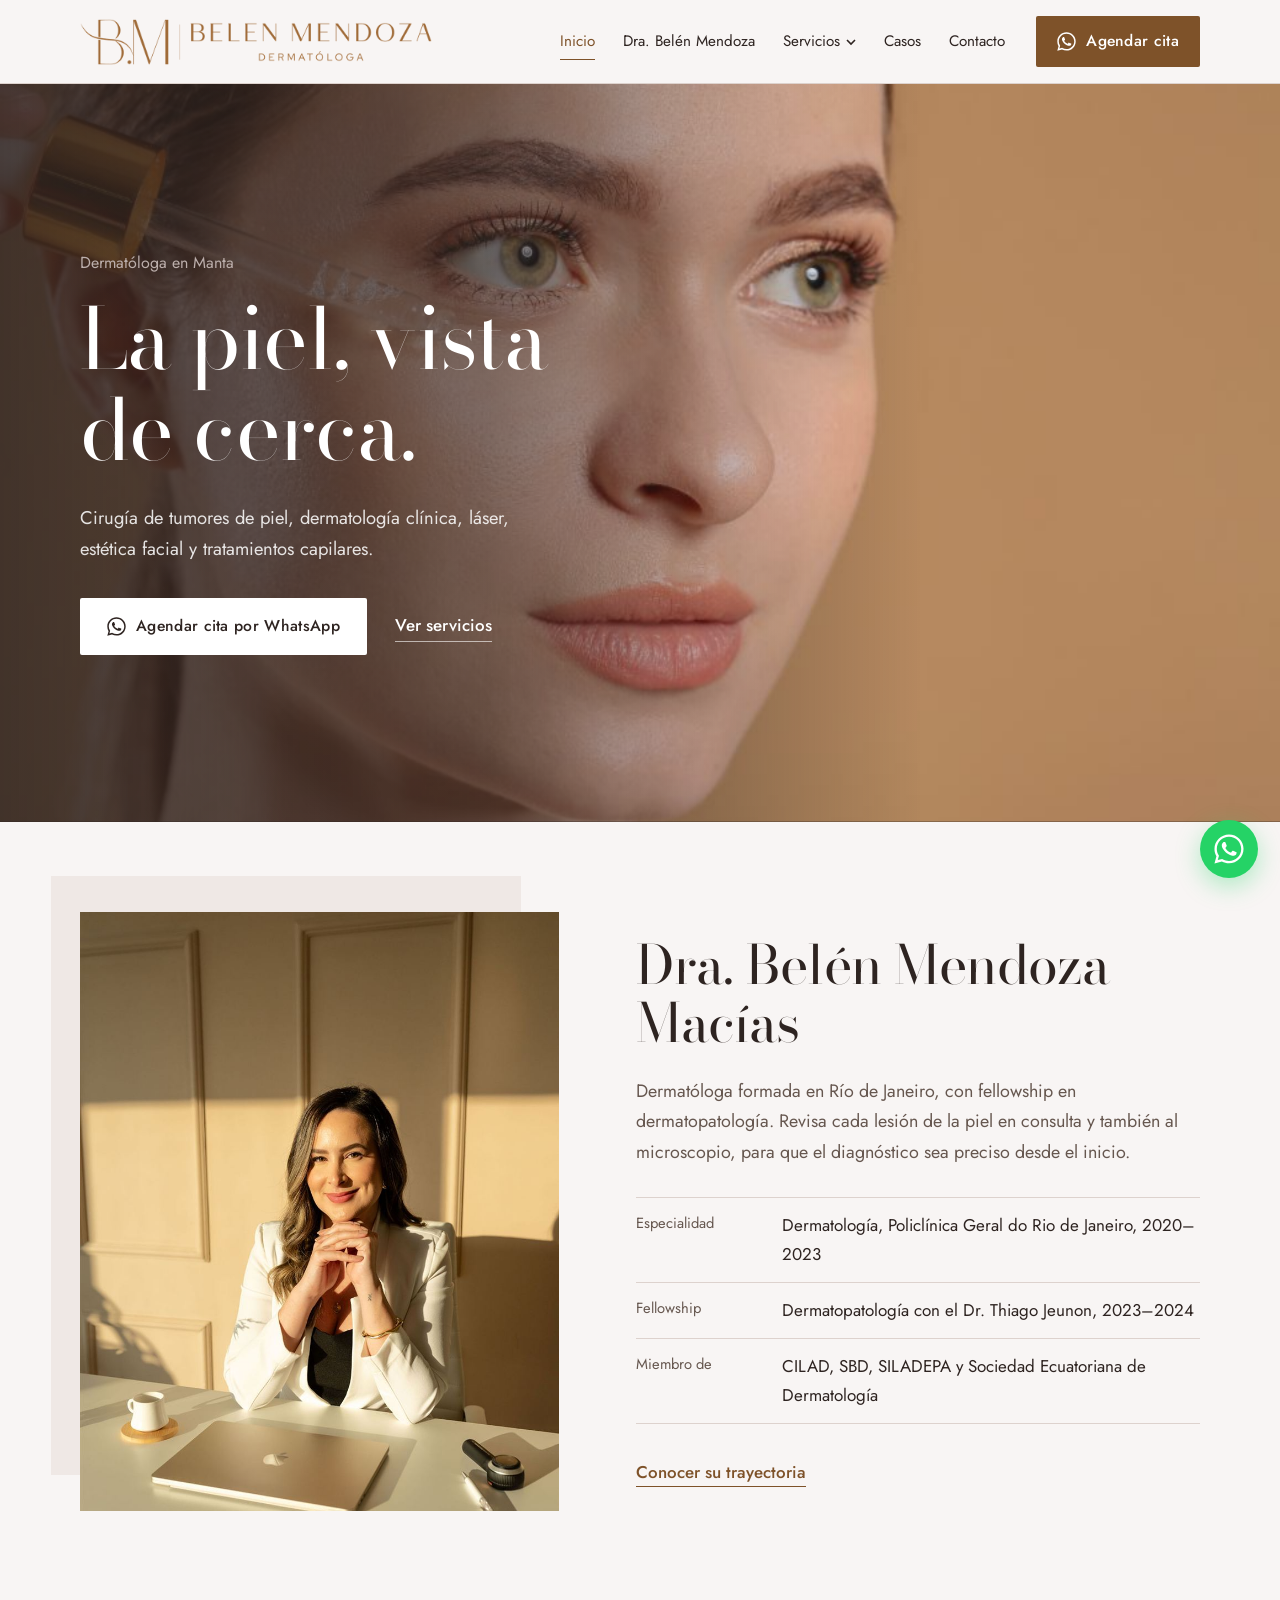
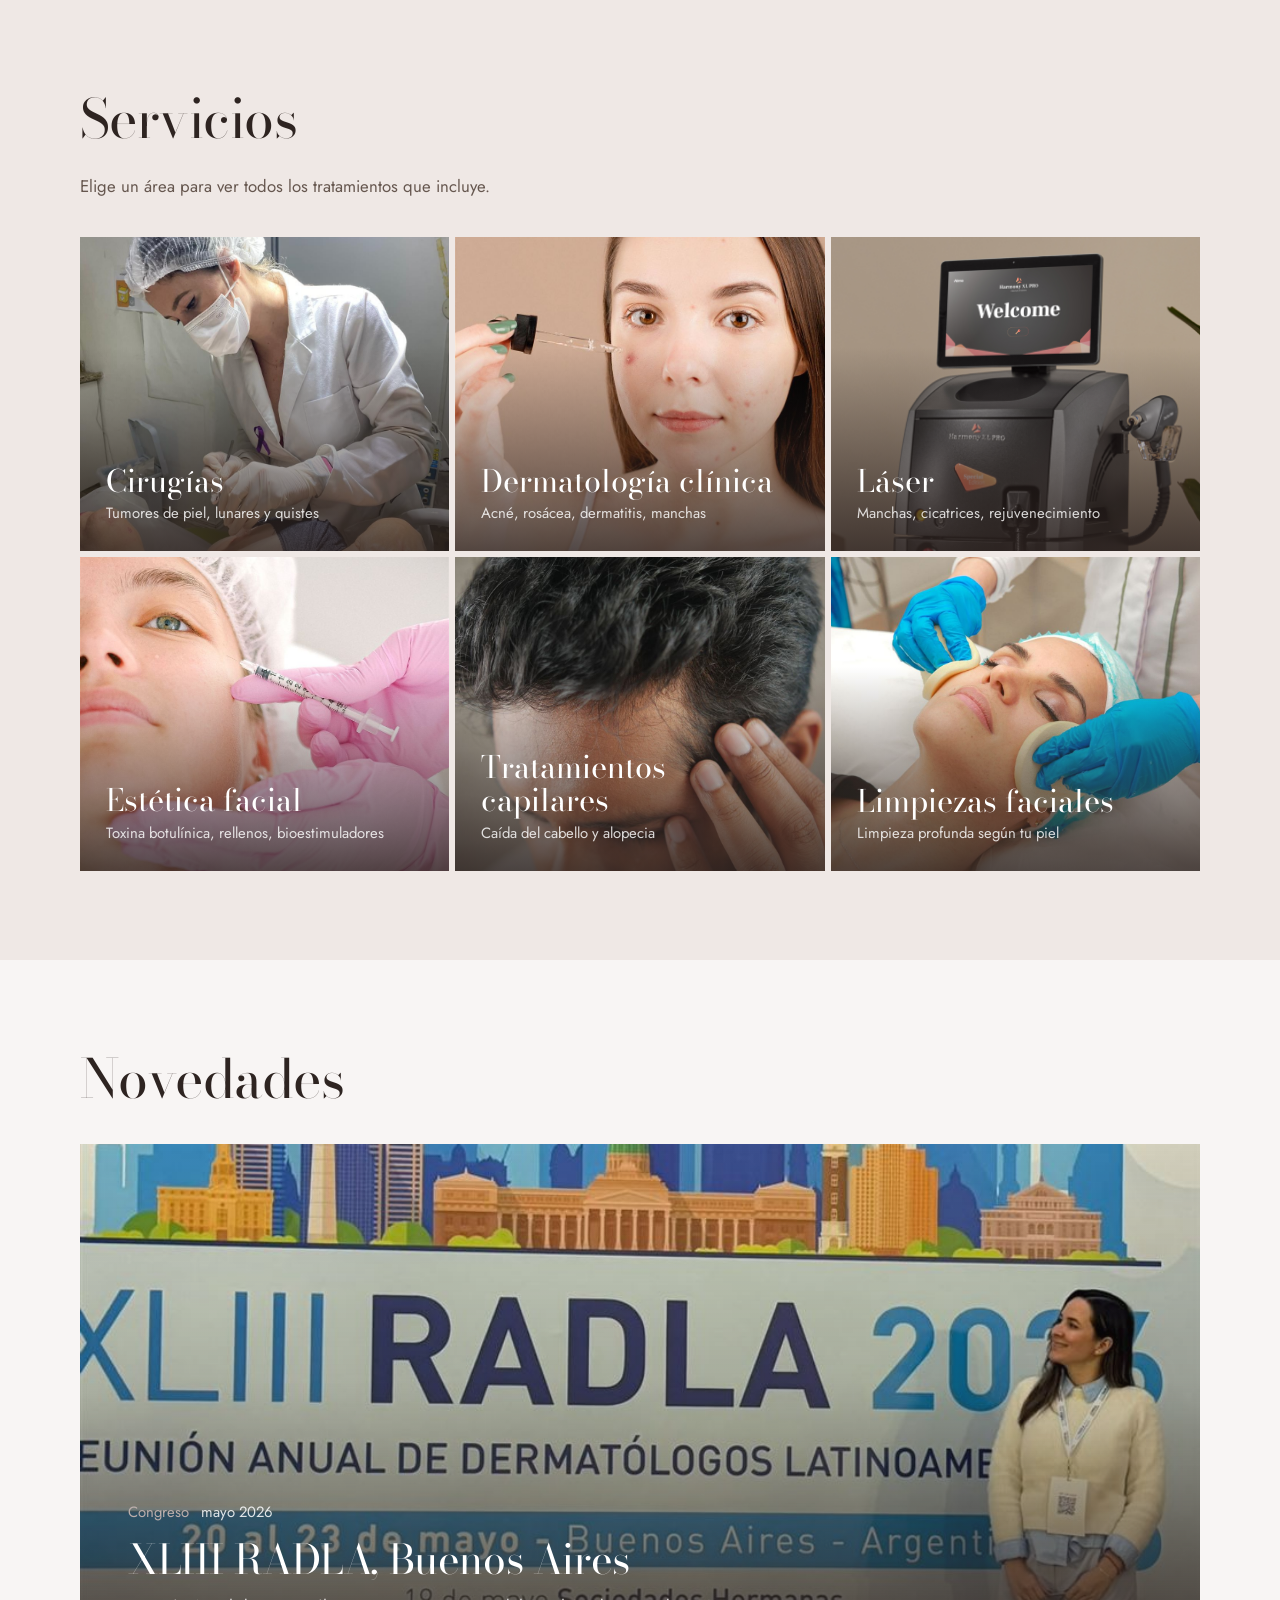
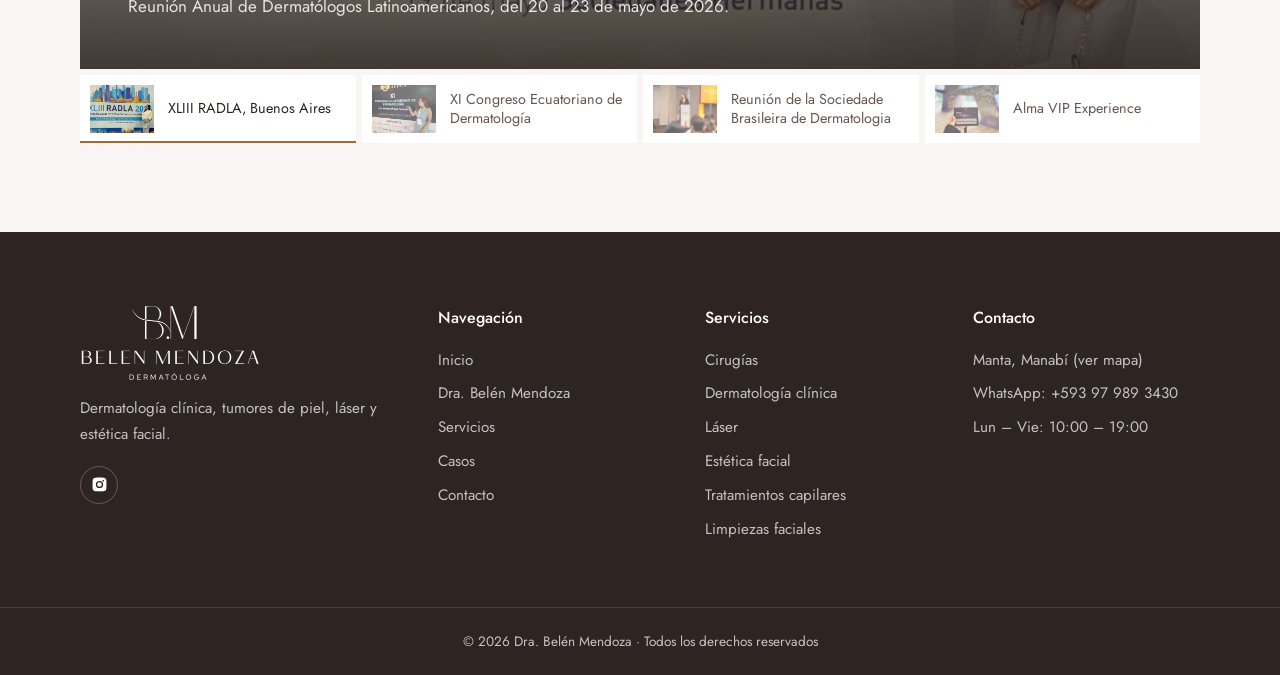
<file: index.html>
<!DOCTYPE html>
<html lang="es-EC">
<head>
  <meta charset="UTF-8">
  <meta name="viewport" content="width=device-width, initial-scale=1.0">
  <title>Dermatóloga en Manta | Dra. Belén Mendoza Macías</title>
  <meta name="description" content="Dermatóloga en Manta, Ecuador. Cirugía de tumores de piel, revisión de lunares, acné, manchas, láser, botox, tratamientos capilares y limpiezas faciales. Agenda por WhatsApp.">
  <link rel="canonical" href="https://drabelenmendozamacias.com/">
  <meta property="og:title" content="Dermatóloga en Manta | Dra. Belén Mendoza Macías">
  <meta property="og:description" content="Dermatóloga en Manta, Ecuador. Cirugía de tumores de piel, revisión de lunares, acné, manchas, láser, botox, tratamientos capilares y limpiezas faciales. Agenda por WhatsApp.">
  <meta property="og:type" content="website">
  <meta property="og:url" content="https://drabelenmendozamacias.com/">
  <meta property="og:locale" content="es_EC">
  <link rel="icon" type="image/png" sizes="32x32" href="assets/brand/favicon-32.png">
  <link rel="icon" type="image/png" sizes="192x192" href="assets/brand/icon-192.png">
  <link rel="apple-touch-icon" href="assets/brand/apple-touch-icon.png">
  <link rel="manifest" href="site.webmanifest">
  <meta name="theme-color" content="#9E6A38">
  <meta property="og:image" content="https://drabelenmendozamacias.com/assets/brand/og-image.png">
  <link rel="preconnect" href="https://fonts.googleapis.com">
  <link rel="preconnect" href="https://fonts.gstatic.com" crossorigin>
  <link href="https://fonts.googleapis.com/css2?family=Bodoni+Moda:ital,opsz,wght@0,6..96,400..600;1,6..96,400&family=Jost:wght@400;500&display=swap" rel="stylesheet">
  <link rel="stylesheet" href="styles.css">
  <!-- Datos estructurados: le dicen a Google qué es esta página, dónde está y cómo contactar -->
  <script type="application/ld+json">
  {
    "@context": "https://schema.org",
    "@graph": [
      {
        "@type": "Physician",
        "@id": "https://drabelenmendozamacias.com/#consultorio",
        "name": "Dra. Belén Mendoza Macías – Dermatóloga",
        "alternateName": "Dra. Belén Mendoza Dermatóloga",
        "description": "Dermatóloga en Manta, Ecuador. Cirugía de tumores de piel, dermatología clínica, láser, estética facial, tratamientos capilares y limpiezas faciales.",
        "url": "https://drabelenmendozamacias.com/",
        "image": "https://drabelenmendozamacias.com/assets/img/dra/perfil.jpg",
        "logo": "https://drabelenmendozamacias.com/assets/brand/icon-512.png",
        "telephone": "+593979893430",
        "medicalSpecialty": "Dermatologic",
        "isAcceptingNewPatients": true,
        "address": {
          "@type": "PostalAddress",
          "addressLocality": "Manta",
          "addressRegion": "Manabí",
          "addressCountry": "EC"
        },
        "geo": { "@type": "GeoCoordinates", "latitude": -0.9465564, "longitude": -80.7527301 },
        "hasMap": "https://maps.app.goo.gl/tLq8sHxndpyEuzyE6",
        "areaServed": [
          { "@type": "City", "name": "Manta" },
          { "@type": "AdministrativeArea", "name": "Manabí" }
        ],
        "openingHoursSpecification": [
          { "@type": "OpeningHoursSpecification", "dayOfWeek": ["Monday", "Tuesday", "Wednesday", "Thursday", "Friday"], "opens": "10:00", "closes": "19:00" }
        ],
        "availableService": [
          { "@type": "MedicalProcedure", "name": "Cirugía de tumores de piel" },
          { "@type": "MedicalProcedure", "name": "Extirpación de lunares" },
          { "@type": "MedicalProcedure", "name": "Biopsia de piel y estudio dermatopatológico" },
          { "@type": "MedicalProcedure", "name": "Revisión de lunares con dermatoscopia" },
          { "@type": "MedicalProcedure", "name": "Tratamiento del acné" },
          { "@type": "MedicalProcedure", "name": "Tratamiento de manchas y melasma" },
          { "@type": "MedicalProcedure", "name": "Tratamientos con láser" },
          { "@type": "MedicalProcedure", "name": "Toxina botulínica" },
          { "@type": "MedicalProcedure", "name": "Ácido hialurónico" },
          { "@type": "MedicalProcedure", "name": "Tratamientos capilares y alopecia" },
          { "@type": "MedicalProcedure", "name": "Limpieza facial" }
        ],
        "sameAs": ["https://www.instagram.com/dra.belen.dermatologa/"],
        "employee": { "@id": "https://drabelenmendozamacias.com/#dra" }
      },
      {
        "@type": "Person",
        "@id": "https://drabelenmendozamacias.com/#dra",
        "name": "María Belén Mendoza Macías",
        "honorificPrefix": "Dra.",
        "jobTitle": "Dermatóloga",
        "url": "https://drabelenmendozamacias.com/dra-belen-mendoza",
        "image": "https://drabelenmendozamacias.com/assets/img/dra/perfil.jpg",
        "alumniOf": [
          { "@type": "CollegeOrUniversity", "name": "Universidad de Guayaquil" },
          { "@type": "MedicalOrganization", "name": "Policlínica Geral do Rio de Janeiro" }
        ],
        "memberOf": [
          { "@type": "Organization", "name": "Colegio Ibero-Latinoamericano de Dermatología (CILAD)" },
          { "@type": "Organization", "name": "Sociedade Brasileira de Dermatologia (SBD)" },
          { "@type": "Organization", "name": "Sociedad Ibero-Latinoamericana de Dermatopatología (SILADEPA)" },
          { "@type": "Organization", "name": "Sociedad Ecuatoriana de Dermatología" }
        ],
        "sameAs": ["https://www.instagram.com/dra.belen.dermatologa/"]
      }
    ]
  }
  </script>
</head>
<body data-page="inicio">
  <svg width="0" height="0" style="position:absolute" aria-hidden="true"><symbol id="i-wa" viewBox="0 0 32 32"><path d="M16 .5C7.4.5.5 7.4.5 16c0 2.7.7 5.4 2.1 7.8L.5 31.5l7.9-2.1c2.3 1.3 4.9 1.9 7.6 1.9 8.6 0 15.5-6.9 15.5-15.5S24.6.5 16 .5zm0 28.2c-2.4 0-4.7-.6-6.8-1.8l-.5-.3-4.7 1.2 1.3-4.6-.3-.5C3.7 20.6 3 18.3 3 16 3 8.8 8.8 3 16 3s13 5.8 13 13-5.8 12.7-13 12.7zm7.1-9.5c-.4-.2-2.3-1.1-2.7-1.3-.4-.1-.6-.2-.9.2-.3.4-1 1.3-1.2 1.5-.2.3-.4.3-.8.1-.4-.2-1.6-.6-3.1-1.9-1.1-1-1.9-2.3-2.1-2.7-.2-.4 0-.6.2-.8l.6-.7c.2-.2.3-.4.4-.7.1-.3 0-.5 0-.7-.1-.2-.9-2.1-1.2-2.9-.3-.8-.6-.7-.9-.7h-.7c-.3 0-.7.1-1 .5-.4.4-1.4 1.3-1.4 3.2s1.4 3.7 1.6 4c.2.3 2.7 4.2 6.6 5.9.9.4 1.7.6 2.2.8.9.3 1.8.3 2.5.2.8-.1 2.3-.9 2.6-1.9.3-.9.3-1.7.2-1.9-.1-.1-.4-.2-.8-.4z"/></symbol></svg>

  <!-- ================= HEADER ================= -->
  <header class="site-header">
    <div class="container">
      <a href="./" class="logo" aria-label="Dra. Belén Mendoza – Inicio">
        <img src="assets/brand/logo-horizontal-caramelo.png" alt="Belen Mendoza Dermatóloga" width="459" height="60">
      </a>

      <button class="nav-toggle" aria-label="Abrir menú" aria-expanded="false"><span></span><span></span><span></span></button>

      <nav class="nav" aria-label="Principal">
        <ul class="nav__list">
          <li><a href="./" class="nav__link" data-page="inicio">Inicio</a></li>
          <li><a href="dra-belen-mendoza" class="nav__link" data-page="doctora">Dra. Belén Mendoza</a></li>
          <li class="has-submenu">
            <a href="servicios" class="nav__link" data-page="servicios" aria-haspopup="true" aria-expanded="false">
              Servicios
              <svg class="nav__caret" viewBox="0 0 10 6" aria-hidden="true"><path d="M1 1l4 4 4-4" stroke="currentColor" stroke-width="1.6" fill="none"/></svg>
            </a>
            <ul class="submenu">
              <li><a href="servicios#cirugias">Cirugías</a></li>
              <li><a href="servicios#clinica">Dermatología clínica</a></li>
              <li><a href="servicios#laser">Láser</a></li>
              <li><a href="servicios#estetica">Estética facial</a></li>
              <li><a href="servicios#capilares">Tratamientos capilares</a></li>
              <li><a href="servicios#limpiezas">Limpiezas faciales</a></li>
            </ul>
          </li>
          <li><a href="casos" class="nav__link" data-page="casos">Casos</a></li>
          <li><a href="contacto" class="nav__link" data-page="contacto">Contacto</a></li>
        </ul>
        <a class="btn btn--primary header-cta" href="contacto" data-wa>
          <svg viewBox="0 0 32 32" aria-hidden="true"><path d="M16 .5C7.4.5.5 7.4.5 16c0 2.7.7 5.4 2.1 7.8L.5 31.5l7.9-2.1c2.3 1.3 4.9 1.9 7.6 1.9 8.6 0 15.5-6.9 15.5-15.5S24.6.5 16 .5zm0 28.2c-2.4 0-4.7-.6-6.8-1.8l-.5-.3-4.7 1.2 1.3-4.6-.3-.5C3.7 20.6 3 18.3 3 16 3 8.8 8.8 3 16 3s13 5.8 13 13-5.8 12.7-13 12.7zm7.1-9.5c-.4-.2-2.3-1.1-2.7-1.3-.4-.1-.6-.2-.9.2-.3.4-1 1.3-1.2 1.5-.2.3-.4.3-.8.1-.4-.2-1.6-.6-3.1-1.9-1.1-1-1.9-2.3-2.1-2.7-.2-.4 0-.6.2-.8l.6-.7c.2-.2.3-.4.4-.7.1-.3 0-.5 0-.7-.1-.2-.9-2.1-1.2-2.9-.3-.8-.6-.7-.9-.7h-.7c-.3 0-.7.1-1 .5-.4.4-1.4 1.3-1.4 3.2s1.4 3.7 1.6 4c.2.3 2.7 4.2 6.6 5.9.9.4 1.7.6 2.2.8.9.3 1.8.3 2.5.2.8-.1 2.3-.9 2.6-1.9.3-.9.3-1.7.2-1.9-.1-.1-.4-.2-.8-.4z"/></svg>
          Agendar cita
        </a>
      </nav>
    </div>
  </header>

  <main>

    <!-- ================= HERO: imagen a todo el ancho ================= -->
    <section class="cover">
      <div class="cover__media">
        <img src="assets/img/portada.jpg" alt="" width="1400" height="933"><!-- ⚠️ reemplazar por foto o video de la Dra. en consultorio -->
      </div>
      <div class="container cover__content">
        <h1 class="cover__kicker">Dermatóloga en Manta</h1>
        <p class="cover__title">La piel, vista de cerca.</p>
        <p class="cover__lead">Cirugía de tumores de piel, dermatología clínica, láser, estética facial y tratamientos capilares.</p>
        <div class="cover__actions">
          <a class="btn btn--light" href="contacto" data-wa>
            <svg viewBox="0 0 32 32" aria-hidden="true"><use href="#i-wa"/></svg>
            Agendar cita por WhatsApp
          </a>
          <a class="link-light" href="servicios">Ver servicios</a>
        </div>
      </div>
    </section>

    <!-- ================= LA DOCTORA ================= -->
    <section class="intro-dra">
      <div class="container intro-dra__grid">
        <figure class="intro-dra__photo">
          <img src="assets/img/dra/inicio.jpg" alt="Dra. Belén Mendoza Macías en su consultorio" loading="lazy">
        </figure>
        <div class="intro-dra__text">
          <h2>Dra. Belén Mendoza Macías</h2>
          <p class="intro-dra__lead">Dermatóloga formada en Río de Janeiro, con fellowship en dermatopatología. Revisa cada lesión de la piel en consulta y también al microscopio, para que el diagnóstico sea preciso desde el inicio.</p>
          <dl class="facts">
            <div><dt>Especialidad</dt><dd>Dermatología, Policlínica Geral do Rio de Janeiro, 2020–2023</dd></div>
            <div><dt>Fellowship</dt><dd>Dermatopatología con el Dr. Thiago Jeunon, 2023–2024</dd></div>
            <div><dt>Miembro de</dt><dd>CILAD, SBD, SILADEPA y Sociedad Ecuatoriana de Dermatología</dd></div>
          </dl>
          <a class="link-quiet" href="dra-belen-mendoza">Conocer su trayectoria</a>
        </div>
      </div>
    </section>

    <!-- ================= SERVICIOS (cuadros) ================= -->
    <section class="section section--tint" id="servicios">
      <div class="container">
        <div class="section-intro">
          <h2>Servicios</h2>
          <p>Elige un área para ver todos los tratamientos que incluye.</p>
        </div>

        <div class="tiles">
          <a class="tile" href="servicios#cirugias">
            <img src="assets/img/cirugias.jpg" alt="" loading="lazy">
            <span class="tile__body"><span class="tile__name">Cirugías</span><span class="tile__desc">Tumores de piel, lunares y quistes</span></span>
          </a>
          <a class="tile" href="servicios#clinica">
            <img src="assets/img/clinica.jpg" alt="" loading="lazy">
            <span class="tile__body"><span class="tile__name">Dermatología clínica</span><span class="tile__desc">Acné, rosácea, dermatitis, manchas</span></span>
          </a>
          <a class="tile" href="servicios#laser">
            <img src="assets/img/laser.png" alt="" loading="lazy">
            <span class="tile__body"><span class="tile__name">Láser</span><span class="tile__desc">Manchas, cicatrices, rejuvenecimiento</span></span>
          </a>
          <a class="tile" href="servicios#estetica">
            <img src="assets/img/estetica.jpg" alt="" loading="lazy">
            <span class="tile__body"><span class="tile__name">Estética facial</span><span class="tile__desc">Toxina botulínica, rellenos, bioestimuladores</span></span>
          </a>
          <a class="tile" href="servicios#capilares">
            <img src="assets/img/capilares.jpg" alt="" loading="lazy">
            <span class="tile__body"><span class="tile__name">Tratamientos capilares</span><span class="tile__desc">Caída del cabello y alopecia</span></span>
          </a>
          <a class="tile" href="servicios#limpiezas">
            <img src="assets/img/limpiezas.jpg" alt="" loading="lazy">
            <span class="tile__body"><span class="tile__name">Limpiezas faciales</span><span class="tile__desc">Limpieza profunda según tu piel</span></span>
          </a>
        </div>
      </div>
    </section>

    <!-- ================= NOVEDADES (carrete) ================= -->
    <section class="section news" id="noticias">
      <div class="container">
        <div class="section-intro">
          <h2>Novedades</h2>
        </div>

        <div class="reel" data-interval="6000">
          <!-- Para agregar una noticia: copia un <article class="reel__item"> completo.
               La primera de la lista es la que se muestra al cargar. -->
          <div class="reel__stage">
            <article class="reel__item is-active">
              <img src="assets/img/novedades/radla-2026.jpg" alt="La Dra. Belén Mendoza en la XLIII RADLA 2026, Buenos Aires" style="object-position: center 55%" loading="lazy">
              <div class="reel__caption">
                <p class="reel__meta"><span>Congreso</span>mayo 2026</p>
                <h3>XLIII RADLA, Buenos Aires</h3>
                <p>Reunión Anual de Dermatólogos Latinoamericanos, del 20 al 23 de mayo de 2026.</p>
              </div>
            </article>
            <article class="reel__item">
              <img src="assets/img/novedades/congreso-ecuatoriano.jpg" alt="La Dra. Belén Mendoza en el XI Congreso Ecuatoriano de Dermatología" style="object-position: center 40%" loading="lazy">
              <div class="reel__caption">
                <p class="reel__meta"><span>Congreso</span>Octubre 2026</p>
                <h3>XI Congreso Ecuatoriano de Dermatología</h3>
                <p>Congreso “Dr. Enrique Úraga Pazmiño”: conectando ciencia, unión y futuro.</p>
              </div>
            </article>
            <article class="reel__item">
              <img src="assets/img/novedades/ponencia.jpg" alt="La Dra. Belén Mendoza dando una ponencia" style="object-position: center 35%" loading="lazy">
              <div class="reel__caption">
                <p class="reel__meta"><span>Ponencia</span>2022</p>
                <h3>Reunión de la Sociedade Brasileira de Dermatologia</h3>
                <p>Presentación de casos clínicos en Río de Janeiro.</p>
              </div>
            </article>
            <article class="reel__item">
              <img src="assets/img/novedades/alma.jpg" alt="Credencial de la Dra. Belén Mendoza en Alma VIP Experience" style="object-position: center 55%" loading="lazy">
              <div class="reel__caption">
                <p class="reel__meta"><span>Láser</span>febrero 2026</p>
                <h3>Alma VIP Experience</h3>
                <p>Capacitación en tecnologías láser de Alma, del 28 de febrero al 1 de marzo de 2026.</p>
              </div>
            </article>
          </div>
          <!-- Miniaturas: se generan solas a partir de las noticias -->
          <div class="reel__thumbs" role="tablist" aria-label="Elegir noticia"></div>
        </div>
      </div>
    </section>

  </main>

  <!-- ================= FOOTER ================= -->
  <footer class="site-footer">
    <div class="container footer-grid">
      <div>
        <img class="footer-logo" src="assets/brand/logo-blanco.png" alt="Belen Mendoza Dermatóloga" width="200" height="86" loading="lazy">
        <p style="margin-top:14px">Dermatología clínica, tumores de piel, láser y estética facial.</p>
        <div class="social">
          <a href="https://www.instagram.com/dra.belen.dermatologa/" target="_blank" rel="noopener" aria-label="Instagram"><svg viewBox="0 0 24 24"><path d="M12 2.2c3.2 0 3.6 0 4.8.1 1.2.1 1.8.2 2.2.4.6.2 1 .5 1.4.9.4.4.7.8.9 1.4.2.4.4 1 .4 2.2.1 1.3.1 1.6.1 4.8s0 3.6-.1 4.8c-.1 1.2-.2 1.8-.4 2.2-.2.6-.5 1-.9 1.4-.4.4-.8.7-1.4.9-.4.2-1 .4-2.2.4-1.3.1-1.6.1-4.8.1s-3.6 0-4.8-.1c-1.2-.1-1.8-.2-2.2-.4-.6-.2-1-.5-1.4-.9-.4-.4-.7-.8-.9-1.4-.2-.4-.4-1-.4-2.2C2.2 15.6 2.2 15.2 2.2 12s0-3.6.1-4.8c.1-1.2.2-1.8.4-2.2.2-.6.5-1 .9-1.4.4-.4.8-.7 1.4-.9.4-.2 1-.4 2.2-.4C8.4 2.2 8.8 2.2 12 2.2zm0 4.7a5.1 5.1 0 100 10.2 5.1 5.1 0 000-10.2zm0 8.4a3.3 3.3 0 110-6.6 3.3 3.3 0 010 6.6zm5.3-9.8a1.2 1.2 0 100 2.4 1.2 1.2 0 000-2.4z"/></svg></a>
        </div>
      </div>
      <div>
        <h4>Navegación</h4>
        <ul>
          <li><a href="./">Inicio</a></li>
          <li><a href="dra-belen-mendoza">Dra. Belén Mendoza</a></li>
          <li><a href="servicios">Servicios</a></li>
          <li><a href="casos">Casos</a></li>
          <li><a href="contacto">Contacto</a></li>
        </ul>
      </div>
      <div>
        <h4>Servicios</h4>
        <ul>
          <li><a href="servicios#cirugias">Cirugías</a></li>
          <li><a href="servicios#clinica">Dermatología clínica</a></li>
          <li><a href="servicios#laser">Láser</a></li>
          <li><a href="servicios#estetica">Estética facial</a></li>
          <li><a href="servicios#capilares">Tratamientos capilares</a></li>
          <li><a href="servicios#limpiezas">Limpiezas faciales</a></li>
        </ul>
      </div>
      <div>
        <h4>Contacto</h4>
        <ul>
          <li><a href="https://maps.app.goo.gl/tLq8sHxndpyEuzyE6" target="_blank" rel="noopener">Manta, Manabí (ver mapa)</a></li>
          <li><a href="contacto" data-wa>WhatsApp: +593 97 989 3430</a></li>
          <li>Lun – Vie: 10:00 – 19:00</li>
        </ul>
      </div>
    </div>
    <div class="footer-bottom">© <span data-year>2026</span> Dra. Belén Mendoza · Todos los derechos reservados</div>
  </footer>

  <!-- Botón flotante WhatsApp -->
  <a class="wa-float" href="contacto" data-wa aria-label="Escribir por WhatsApp">
    <svg viewBox="0 0 32 32" aria-hidden="true"><path d="M16 .5C7.4.5.5 7.4.5 16c0 2.7.7 5.4 2.1 7.8L.5 31.5l7.9-2.1c2.3 1.3 4.9 1.9 7.6 1.9 8.6 0 15.5-6.9 15.5-15.5S24.6.5 16 .5zm0 28.2c-2.4 0-4.7-.6-6.8-1.8l-.5-.3-4.7 1.2 1.3-4.6-.3-.5C3.7 20.6 3 18.3 3 16 3 8.8 8.8 3 16 3s13 5.8 13 13-5.8 12.7-13 12.7zm7.1-9.5c-.4-.2-2.3-1.1-2.7-1.3-.4-.1-.6-.2-.9.2-.3.4-1 1.3-1.2 1.5-.2.3-.4.3-.8.1-.4-.2-1.6-.6-3.1-1.9-1.1-1-1.9-2.3-2.1-2.7-.2-.4 0-.6.2-.8l.6-.7c.2-.2.3-.4.4-.7.1-.3 0-.5 0-.7-.1-.2-.9-2.1-1.2-2.9-.3-.8-.6-.7-.9-.7h-.7c-.3 0-.7.1-1 .5-.4.4-1.4 1.3-1.4 3.2s1.4 3.7 1.6 4c.2.3 2.7 4.2 6.6 5.9.9.4 1.7.6 2.2.8.9.3 1.8.3 2.5.2.8-.1 2.3-.9 2.6-1.9.3-.9.3-1.7.2-1.9-.1-.1-.4-.2-.8-.4z"/></svg>
  </a>

  <script src="script.js"></script>
</body>
</html>
</file>
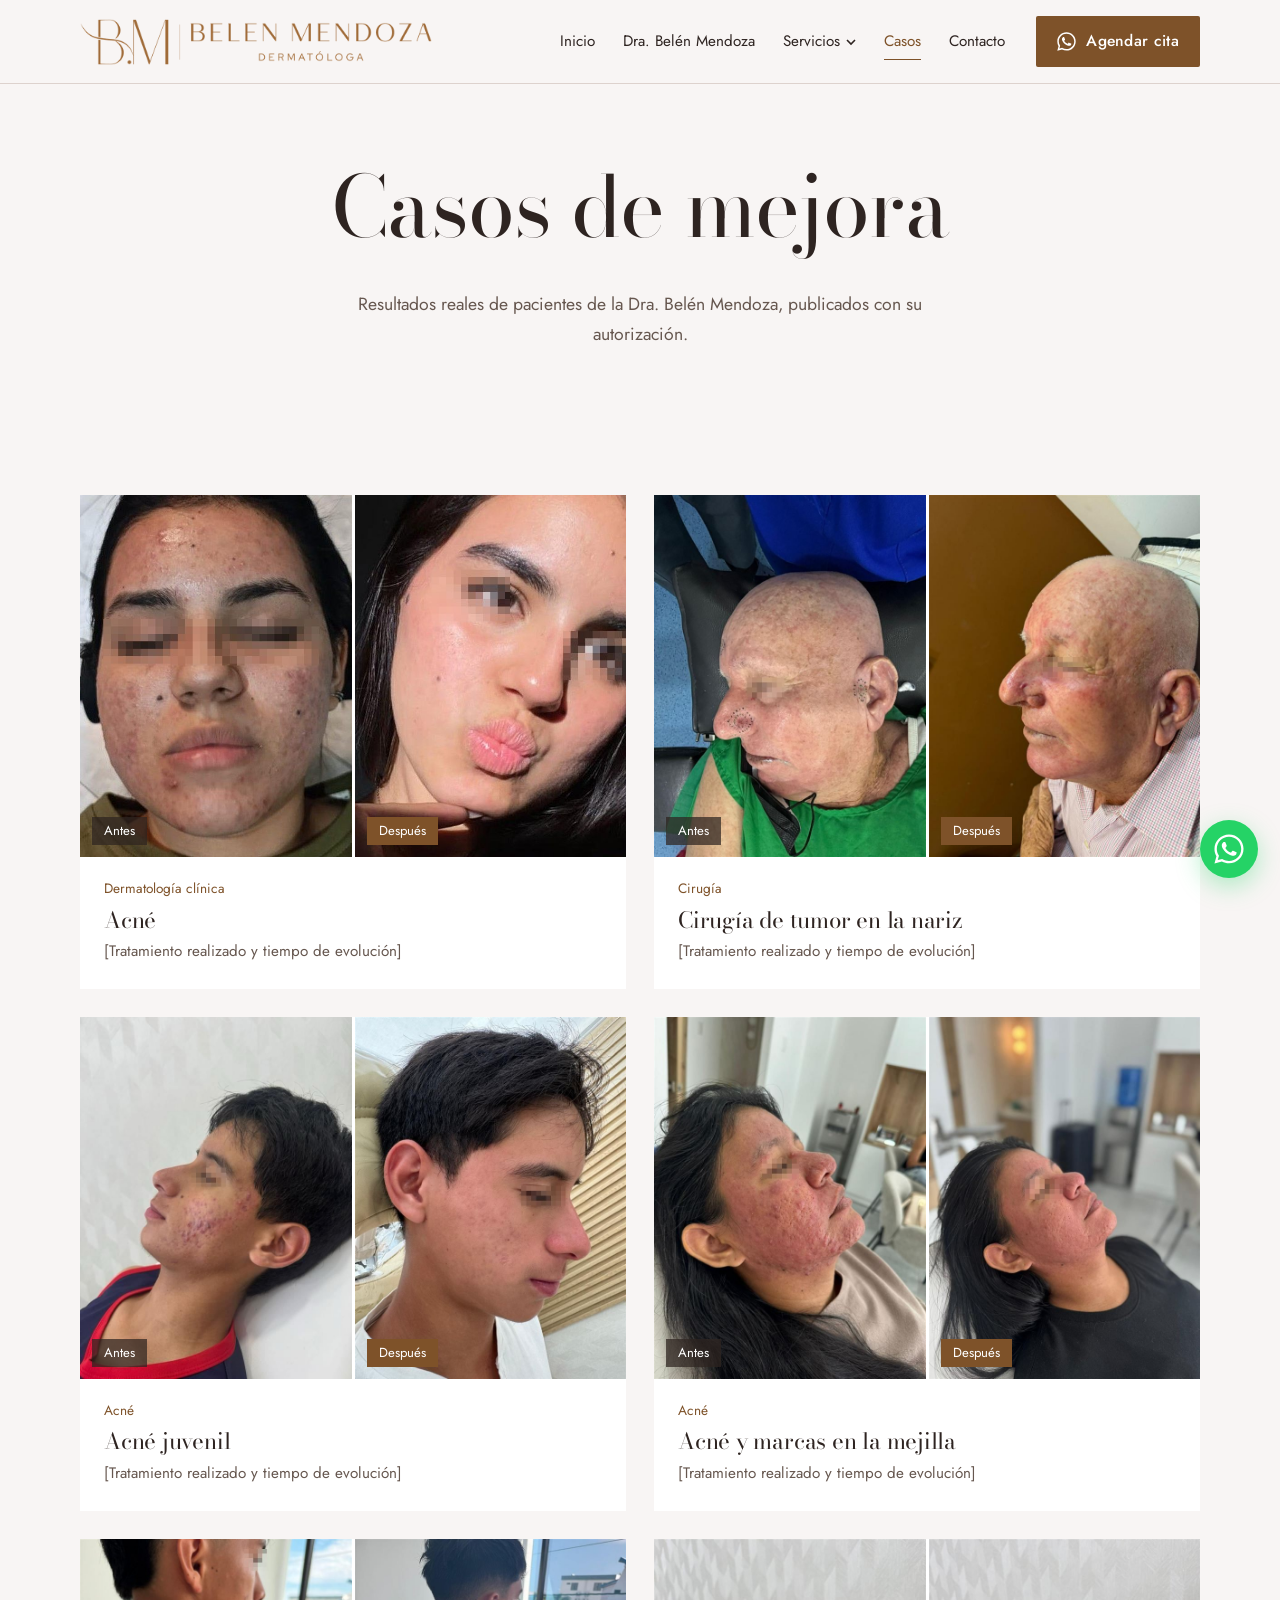
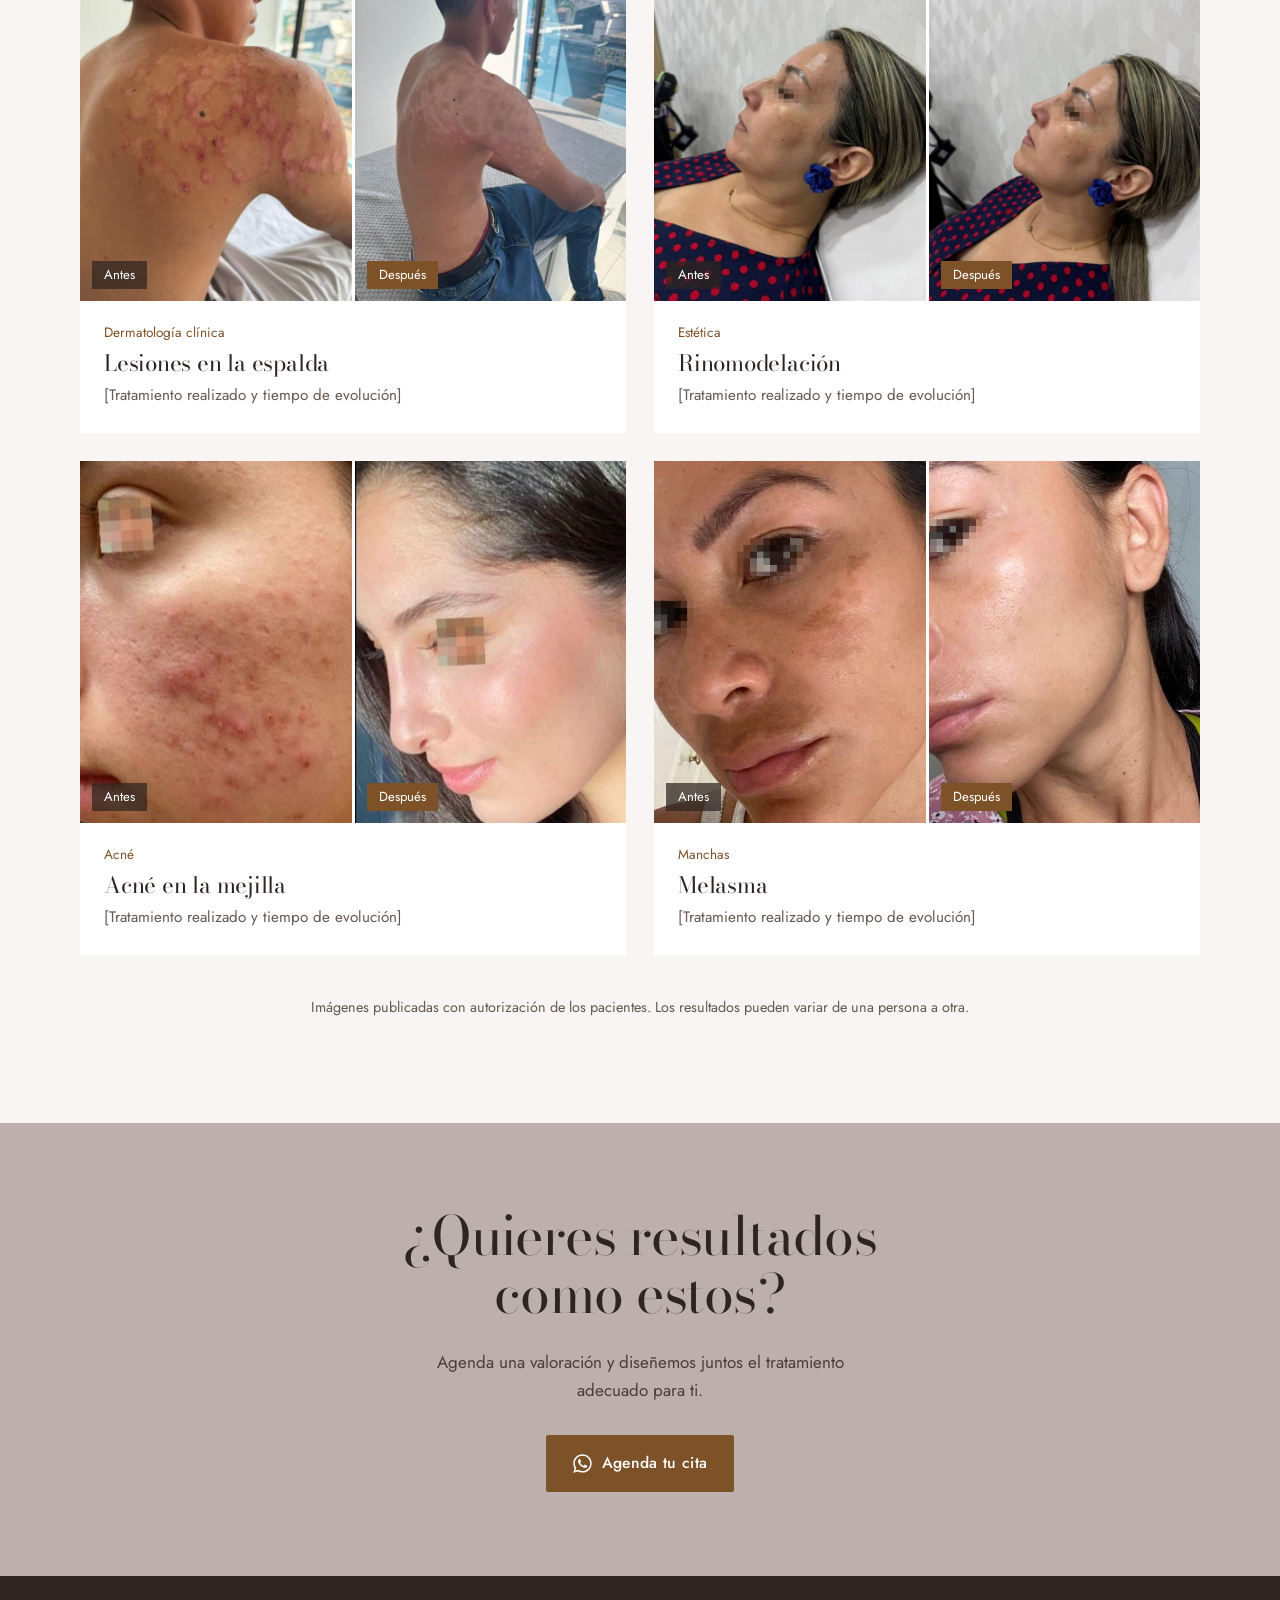
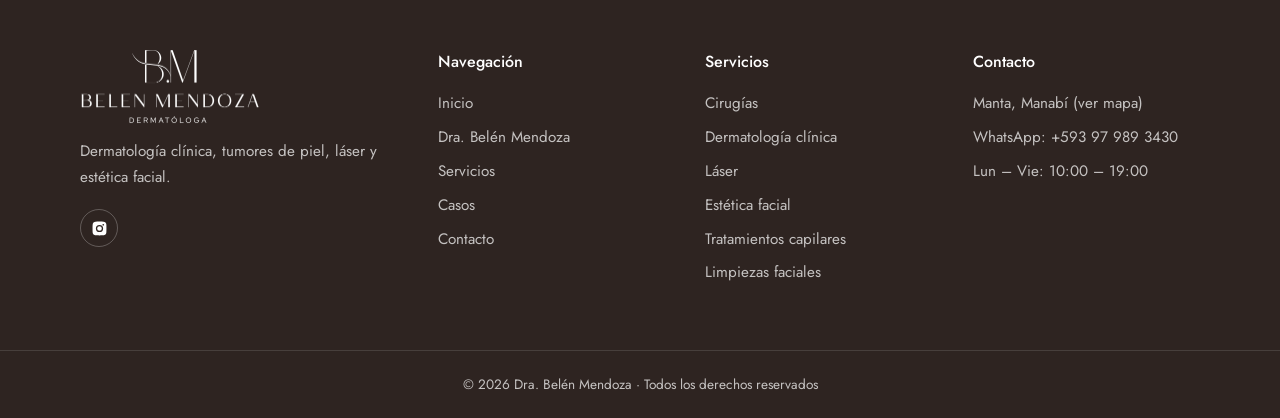
<file: casos.html>
<!DOCTYPE html>
<html lang="es-EC">
<head>
  <meta charset="UTF-8">
  <meta name="viewport" content="width=device-width, initial-scale=1.0">
  <title>Antes y después | Dra. Belén Mendoza, dermatóloga en Manta</title>
  <meta name="description" content="Casos reales de pacientes tratados en Manta: acné, melasma, cirugía de tumores de piel, rinomodelación y más.">
  <link rel="canonical" href="https://drabelenmendozamacias.com/casos">
  <meta property="og:title" content="Antes y después | Dra. Belén Mendoza, dermatóloga en Manta">
  <meta property="og:description" content="Casos reales de pacientes tratados en Manta: acné, melasma, cirugía de tumores de piel, rinomodelación y más.">
  <meta property="og:type" content="website">
  <meta property="og:url" content="https://drabelenmendozamacias.com/casos">
  <meta property="og:locale" content="es_EC">
  <link rel="icon" type="image/png" sizes="32x32" href="assets/brand/favicon-32.png">
  <link rel="icon" type="image/png" sizes="192x192" href="assets/brand/icon-192.png">
  <link rel="apple-touch-icon" href="assets/brand/apple-touch-icon.png">
  <link rel="manifest" href="site.webmanifest">
  <meta name="theme-color" content="#9E6A38">
  <meta property="og:image" content="https://drabelenmendozamacias.com/assets/brand/og-image.png">
  <link rel="preconnect" href="https://fonts.googleapis.com">
  <link rel="preconnect" href="https://fonts.gstatic.com" crossorigin>
  <link href="https://fonts.googleapis.com/css2?family=Bodoni+Moda:ital,opsz,wght@0,6..96,400..600;1,6..96,400&family=Jost:wght@400;500&display=swap" rel="stylesheet">
  <link rel="stylesheet" href="styles.css">
</head>
<body data-page="casos">
  <svg width="0" height="0" style="position:absolute" aria-hidden="true"><symbol id="i-wa" viewBox="0 0 32 32"><path d="M16 .5C7.4.5.5 7.4.5 16c0 2.7.7 5.4 2.1 7.8L.5 31.5l7.9-2.1c2.3 1.3 4.9 1.9 7.6 1.9 8.6 0 15.5-6.9 15.5-15.5S24.6.5 16 .5zm0 28.2c-2.4 0-4.7-.6-6.8-1.8l-.5-.3-4.7 1.2 1.3-4.6-.3-.5C3.7 20.6 3 18.3 3 16 3 8.8 8.8 3 16 3s13 5.8 13 13-5.8 12.7-13 12.7zm7.1-9.5c-.4-.2-2.3-1.1-2.7-1.3-.4-.1-.6-.2-.9.2-.3.4-1 1.3-1.2 1.5-.2.3-.4.3-.8.1-.4-.2-1.6-.6-3.1-1.9-1.1-1-1.9-2.3-2.1-2.7-.2-.4 0-.6.2-.8l.6-.7c.2-.2.3-.4.4-.7.1-.3 0-.5 0-.7-.1-.2-.9-2.1-1.2-2.9-.3-.8-.6-.7-.9-.7h-.7c-.3 0-.7.1-1 .5-.4.4-1.4 1.3-1.4 3.2s1.4 3.7 1.6 4c.2.3 2.7 4.2 6.6 5.9.9.4 1.7.6 2.2.8.9.3 1.8.3 2.5.2.8-.1 2.3-.9 2.6-1.9.3-.9.3-1.7.2-1.9-.1-.1-.4-.2-.8-.4z"/></symbol></svg>

  <!-- ================= HEADER ================= -->
  <header class="site-header">
    <div class="container">
      <a href="./" class="logo" aria-label="Dra. Belén Mendoza – Inicio">
        <img src="assets/brand/logo-horizontal-caramelo.png" alt="Belen Mendoza Dermatóloga" width="459" height="60">
      </a>

      <button class="nav-toggle" aria-label="Abrir menú" aria-expanded="false"><span></span><span></span><span></span></button>

      <nav class="nav" aria-label="Principal">
        <ul class="nav__list">
          <li><a href="./" class="nav__link" data-page="inicio">Inicio</a></li>
          <li><a href="dra-belen-mendoza" class="nav__link" data-page="doctora">Dra. Belén Mendoza</a></li>
          <li class="has-submenu">
            <a href="servicios" class="nav__link" data-page="servicios" aria-haspopup="true" aria-expanded="false">
              Servicios
              <svg class="nav__caret" viewBox="0 0 10 6" aria-hidden="true"><path d="M1 1l4 4 4-4" stroke="currentColor" stroke-width="1.6" fill="none"/></svg>
            </a>
            <ul class="submenu">
              <li><a href="servicios#cirugias">Cirugías</a></li>
              <li><a href="servicios#clinica">Dermatología clínica</a></li>
              <li><a href="servicios#laser">Láser</a></li>
              <li><a href="servicios#estetica">Estética facial</a></li>
              <li><a href="servicios#capilares">Tratamientos capilares</a></li>
              <li><a href="servicios#limpiezas">Limpiezas faciales</a></li>
            </ul>
          </li>
          <li><a href="casos" class="nav__link" data-page="casos">Casos</a></li>
          <li><a href="contacto" class="nav__link" data-page="contacto">Contacto</a></li>
        </ul>
        <a class="btn btn--primary header-cta" href="contacto" data-wa>
          <svg viewBox="0 0 32 32" aria-hidden="true"><path d="M16 .5C7.4.5.5 7.4.5 16c0 2.7.7 5.4 2.1 7.8L.5 31.5l7.9-2.1c2.3 1.3 4.9 1.9 7.6 1.9 8.6 0 15.5-6.9 15.5-15.5S24.6.5 16 .5zm0 28.2c-2.4 0-4.7-.6-6.8-1.8l-.5-.3-4.7 1.2 1.3-4.6-.3-.5C3.7 20.6 3 18.3 3 16 3 8.8 8.8 3 16 3s13 5.8 13 13-5.8 12.7-13 12.7zm7.1-9.5c-.4-.2-2.3-1.1-2.7-1.3-.4-.1-.6-.2-.9.2-.3.4-1 1.3-1.2 1.5-.2.3-.4.3-.8.1-.4-.2-1.6-.6-3.1-1.9-1.1-1-1.9-2.3-2.1-2.7-.2-.4 0-.6.2-.8l.6-.7c.2-.2.3-.4.4-.7.1-.3 0-.5 0-.7-.1-.2-.9-2.1-1.2-2.9-.3-.8-.6-.7-.9-.7h-.7c-.3 0-.7.1-1 .5-.4.4-1.4 1.3-1.4 3.2s1.4 3.7 1.6 4c.2.3 2.7 4.2 6.6 5.9.9.4 1.7.6 2.2.8.9.3 1.8.3 2.5.2.8-.1 2.3-.9 2.6-1.9.3-.9.3-1.7.2-1.9-.1-.1-.4-.2-.8-.4z"/></svg>
          Agendar cita
        </a>
      </nav>
    </div>
  </header>

  <main>

    <section class="page-hero">
      <div class="container">
        <h1>Casos de mejora</h1>
        <p>Resultados reales de pacientes de la Dra. Belén Mendoza, publicados con su autorización.</p>
      </div>
    </section>

    <section class="section">
      <div class="container">
        <!-- Para agregar un caso: guarda las fotos en assets/img/casos/ como caso-9-antes.jpg y caso-9-despues.jpg,
             y copia un <article class="case"> completo.
             En case__tag va el tipo: Acné, Manchas, Cirugía, Estética, etc. -->
        <div class="cases">
          <article class="case">
            <div class="case__pair">
              <figure><img src="assets/img/casos/caso-1-antes.jpg" alt="Acné, antes del tratamiento" style="object-position: center 35%" loading="lazy"><figcaption>Antes</figcaption></figure>
              <figure><img src="assets/img/casos/caso-1-despues.jpg" alt="Acné, después del tratamiento" style="object-position: center 35%" loading="lazy"><figcaption>Después</figcaption></figure>
            </div>
            <div class="case__body">
              <p class="case__tag">Dermatología clínica</p>
              <h3>Acné</h3>
              <p>[Tratamiento realizado y tiempo de evolución]</p>
            </div>
          </article>
          <article class="case">
            <div class="case__pair">
              <figure><img src="assets/img/casos/caso-2-antes.jpg" alt="Cirugía de tumor en la nariz, antes del tratamiento" style="object-position: center 35%" loading="lazy"><figcaption>Antes</figcaption></figure>
              <figure><img src="assets/img/casos/caso-2-despues.jpg" alt="Cirugía de tumor en la nariz, después del tratamiento" style="object-position: center 35%" loading="lazy"><figcaption>Después</figcaption></figure>
            </div>
            <div class="case__body">
              <p class="case__tag">Cirugía</p>
              <h3>Cirugía de tumor en la nariz</h3>
              <p>[Tratamiento realizado y tiempo de evolución]</p>
            </div>
          </article>
          <article class="case">
            <div class="case__pair">
              <figure><img src="assets/img/casos/caso-3-antes.jpg" alt="Acné juvenil, antes del tratamiento" style="object-position: center 40%" loading="lazy"><figcaption>Antes</figcaption></figure>
              <figure><img src="assets/img/casos/caso-3-despues.jpg" alt="Acné juvenil, después del tratamiento" style="object-position: center 40%" loading="lazy"><figcaption>Después</figcaption></figure>
            </div>
            <div class="case__body">
              <p class="case__tag">Acné</p>
              <h3>Acné juvenil</h3>
              <p>[Tratamiento realizado y tiempo de evolución]</p>
            </div>
          </article>
          <article class="case">
            <div class="case__pair">
              <figure><img src="assets/img/casos/caso-4-antes.jpg" alt="Acné y marcas en la mejilla, antes del tratamiento" style="object-position: center 35%" loading="lazy"><figcaption>Antes</figcaption></figure>
              <figure><img src="assets/img/casos/caso-4-despues.jpg" alt="Acné y marcas en la mejilla, después del tratamiento" style="object-position: center 35%" loading="lazy"><figcaption>Después</figcaption></figure>
            </div>
            <div class="case__body">
              <p class="case__tag">Acné</p>
              <h3>Acné y marcas en la mejilla</h3>
              <p>[Tratamiento realizado y tiempo de evolución]</p>
            </div>
          </article>
          <article class="case">
            <div class="case__pair">
              <figure><img src="assets/img/casos/caso-5-antes.jpg" alt="Lesiones en la espalda, antes del tratamiento" style="object-position: center 40%" loading="lazy"><figcaption>Antes</figcaption></figure>
              <figure><img src="assets/img/casos/caso-5-despues.jpg" alt="Lesiones en la espalda, después del tratamiento" style="object-position: center 40%" loading="lazy"><figcaption>Después</figcaption></figure>
            </div>
            <div class="case__body">
              <p class="case__tag">Dermatología clínica</p>
              <h3>Lesiones en la espalda</h3>
              <p>[Tratamiento realizado y tiempo de evolución]</p>
            </div>
          </article>
          <article class="case">
            <div class="case__pair">
              <figure><img src="assets/img/casos/caso-6-antes.jpg" alt="Rinomodelación, antes del tratamiento" style="object-position: center 40%" loading="lazy"><figcaption>Antes</figcaption></figure>
              <figure><img src="assets/img/casos/caso-6-despues.jpg" alt="Rinomodelación, después del tratamiento" style="object-position: center 40%" loading="lazy"><figcaption>Después</figcaption></figure>
            </div>
            <div class="case__body">
              <p class="case__tag">Estética</p>
              <h3>Rinomodelación</h3>
              <p>[Tratamiento realizado y tiempo de evolución]</p>
            </div>
          </article>
          <article class="case">
            <div class="case__pair">
              <figure><img src="assets/img/casos/caso-7-antes.jpg" alt="Acné en la mejilla, antes del tratamiento" style="object-position: center 45%" loading="lazy"><figcaption>Antes</figcaption></figure>
              <figure><img src="assets/img/casos/caso-7-despues.jpg" alt="Acné en la mejilla, después del tratamiento" style="object-position: center 45%" loading="lazy"><figcaption>Después</figcaption></figure>
            </div>
            <div class="case__body">
              <p class="case__tag">Acné</p>
              <h3>Acné en la mejilla</h3>
              <p>[Tratamiento realizado y tiempo de evolución]</p>
            </div>
          </article>
          <article class="case">
            <div class="case__pair">
              <figure><img src="assets/img/casos/caso-8-antes.jpg" alt="Melasma, antes del tratamiento" style="object-position: center 40%" loading="lazy"><figcaption>Antes</figcaption></figure>
              <figure><img src="assets/img/casos/caso-8-despues.jpg" alt="Melasma, después del tratamiento" style="object-position: center 40%" loading="lazy"><figcaption>Después</figcaption></figure>
            </div>
            <div class="case__body">
              <p class="case__tag">Manchas</p>
              <h3>Melasma</h3>
              <p>[Tratamiento realizado y tiempo de evolución]</p>
            </div>
          </article>
        </div>

        <p class="note">Imágenes publicadas con autorización de los pacientes. Los resultados pueden variar de una persona a otra.</p>
      </div>
    </section>

    <section class="cta-band">
      <div class="container">
        <h2>¿Quieres resultados como estos?</h2>
        <p>Agenda una valoración y diseñemos juntos el tratamiento adecuado para ti.</p>
        <a class="btn btn--primary" href="contacto" data-wa>
          <svg viewBox="0 0 32 32" aria-hidden="true"><use href="#i-wa"/></svg>
          Agenda tu cita
        </a>
      </div>
    </section>

  </main>

  <!-- ================= FOOTER ================= -->
  <footer class="site-footer">
    <div class="container footer-grid">
      <div>
        <img class="footer-logo" src="assets/brand/logo-blanco.png" alt="Belen Mendoza Dermatóloga" width="200" height="86" loading="lazy">
        <p style="margin-top:14px">Dermatología clínica, tumores de piel, láser y estética facial.</p>
        <div class="social">
          <a href="https://www.instagram.com/dra.belen.dermatologa/" target="_blank" rel="noopener" aria-label="Instagram"><svg viewBox="0 0 24 24"><path d="M12 2.2c3.2 0 3.6 0 4.8.1 1.2.1 1.8.2 2.2.4.6.2 1 .5 1.4.9.4.4.7.8.9 1.4.2.4.4 1 .4 2.2.1 1.3.1 1.6.1 4.8s0 3.6-.1 4.8c-.1 1.2-.2 1.8-.4 2.2-.2.6-.5 1-.9 1.4-.4.4-.8.7-1.4.9-.4.2-1 .4-2.2.4-1.3.1-1.6.1-4.8.1s-3.6 0-4.8-.1c-1.2-.1-1.8-.2-2.2-.4-.6-.2-1-.5-1.4-.9-.4-.4-.7-.8-.9-1.4-.2-.4-.4-1-.4-2.2C2.2 15.6 2.2 15.2 2.2 12s0-3.6.1-4.8c.1-1.2.2-1.8.4-2.2.2-.6.5-1 .9-1.4.4-.4.8-.7 1.4-.9.4-.2 1-.4 2.2-.4C8.4 2.2 8.8 2.2 12 2.2zm0 4.7a5.1 5.1 0 100 10.2 5.1 5.1 0 000-10.2zm0 8.4a3.3 3.3 0 110-6.6 3.3 3.3 0 010 6.6zm5.3-9.8a1.2 1.2 0 100 2.4 1.2 1.2 0 000-2.4z"/></svg></a>
        </div>
      </div>
      <div>
        <h4>Navegación</h4>
        <ul>
          <li><a href="./">Inicio</a></li>
          <li><a href="dra-belen-mendoza">Dra. Belén Mendoza</a></li>
          <li><a href="servicios">Servicios</a></li>
          <li><a href="casos">Casos</a></li>
          <li><a href="contacto">Contacto</a></li>
        </ul>
      </div>
      <div>
        <h4>Servicios</h4>
        <ul>
          <li><a href="servicios#cirugias">Cirugías</a></li>
          <li><a href="servicios#clinica">Dermatología clínica</a></li>
          <li><a href="servicios#laser">Láser</a></li>
          <li><a href="servicios#estetica">Estética facial</a></li>
          <li><a href="servicios#capilares">Tratamientos capilares</a></li>
          <li><a href="servicios#limpiezas">Limpiezas faciales</a></li>
        </ul>
      </div>
      <div>
        <h4>Contacto</h4>
        <ul>
          <li><a href="https://maps.app.goo.gl/tLq8sHxndpyEuzyE6" target="_blank" rel="noopener">Manta, Manabí (ver mapa)</a></li>
          <li><a href="contacto" data-wa>WhatsApp: +593 97 989 3430</a></li>
          <li>Lun – Vie: 10:00 – 19:00</li>
        </ul>
      </div>
    </div>
    <div class="footer-bottom">© <span data-year>2026</span> Dra. Belén Mendoza · Todos los derechos reservados</div>
  </footer>

  <!-- Botón flotante WhatsApp -->
  <a class="wa-float" href="contacto" data-wa aria-label="Escribir por WhatsApp">
    <svg viewBox="0 0 32 32" aria-hidden="true"><path d="M16 .5C7.4.5.5 7.4.5 16c0 2.7.7 5.4 2.1 7.8L.5 31.5l7.9-2.1c2.3 1.3 4.9 1.9 7.6 1.9 8.6 0 15.5-6.9 15.5-15.5S24.6.5 16 .5zm0 28.2c-2.4 0-4.7-.6-6.8-1.8l-.5-.3-4.7 1.2 1.3-4.6-.3-.5C3.7 20.6 3 18.3 3 16 3 8.8 8.8 3 16 3s13 5.8 13 13-5.8 12.7-13 12.7zm7.1-9.5c-.4-.2-2.3-1.1-2.7-1.3-.4-.1-.6-.2-.9.2-.3.4-1 1.3-1.2 1.5-.2.3-.4.3-.8.1-.4-.2-1.6-.6-3.1-1.9-1.1-1-1.9-2.3-2.1-2.7-.2-.4 0-.6.2-.8l.6-.7c.2-.2.3-.4.4-.7.1-.3 0-.5 0-.7-.1-.2-.9-2.1-1.2-2.9-.3-.8-.6-.7-.9-.7h-.7c-.3 0-.7.1-1 .5-.4.4-1.4 1.3-1.4 3.2s1.4 3.7 1.6 4c.2.3 2.7 4.2 6.6 5.9.9.4 1.7.6 2.2.8.9.3 1.8.3 2.5.2.8-.1 2.3-.9 2.6-1.9.3-.9.3-1.7.2-1.9-.1-.1-.4-.2-.8-.4z"/></svg>
  </a>

  <script src="script.js"></script>
</body>
</html>
</file>
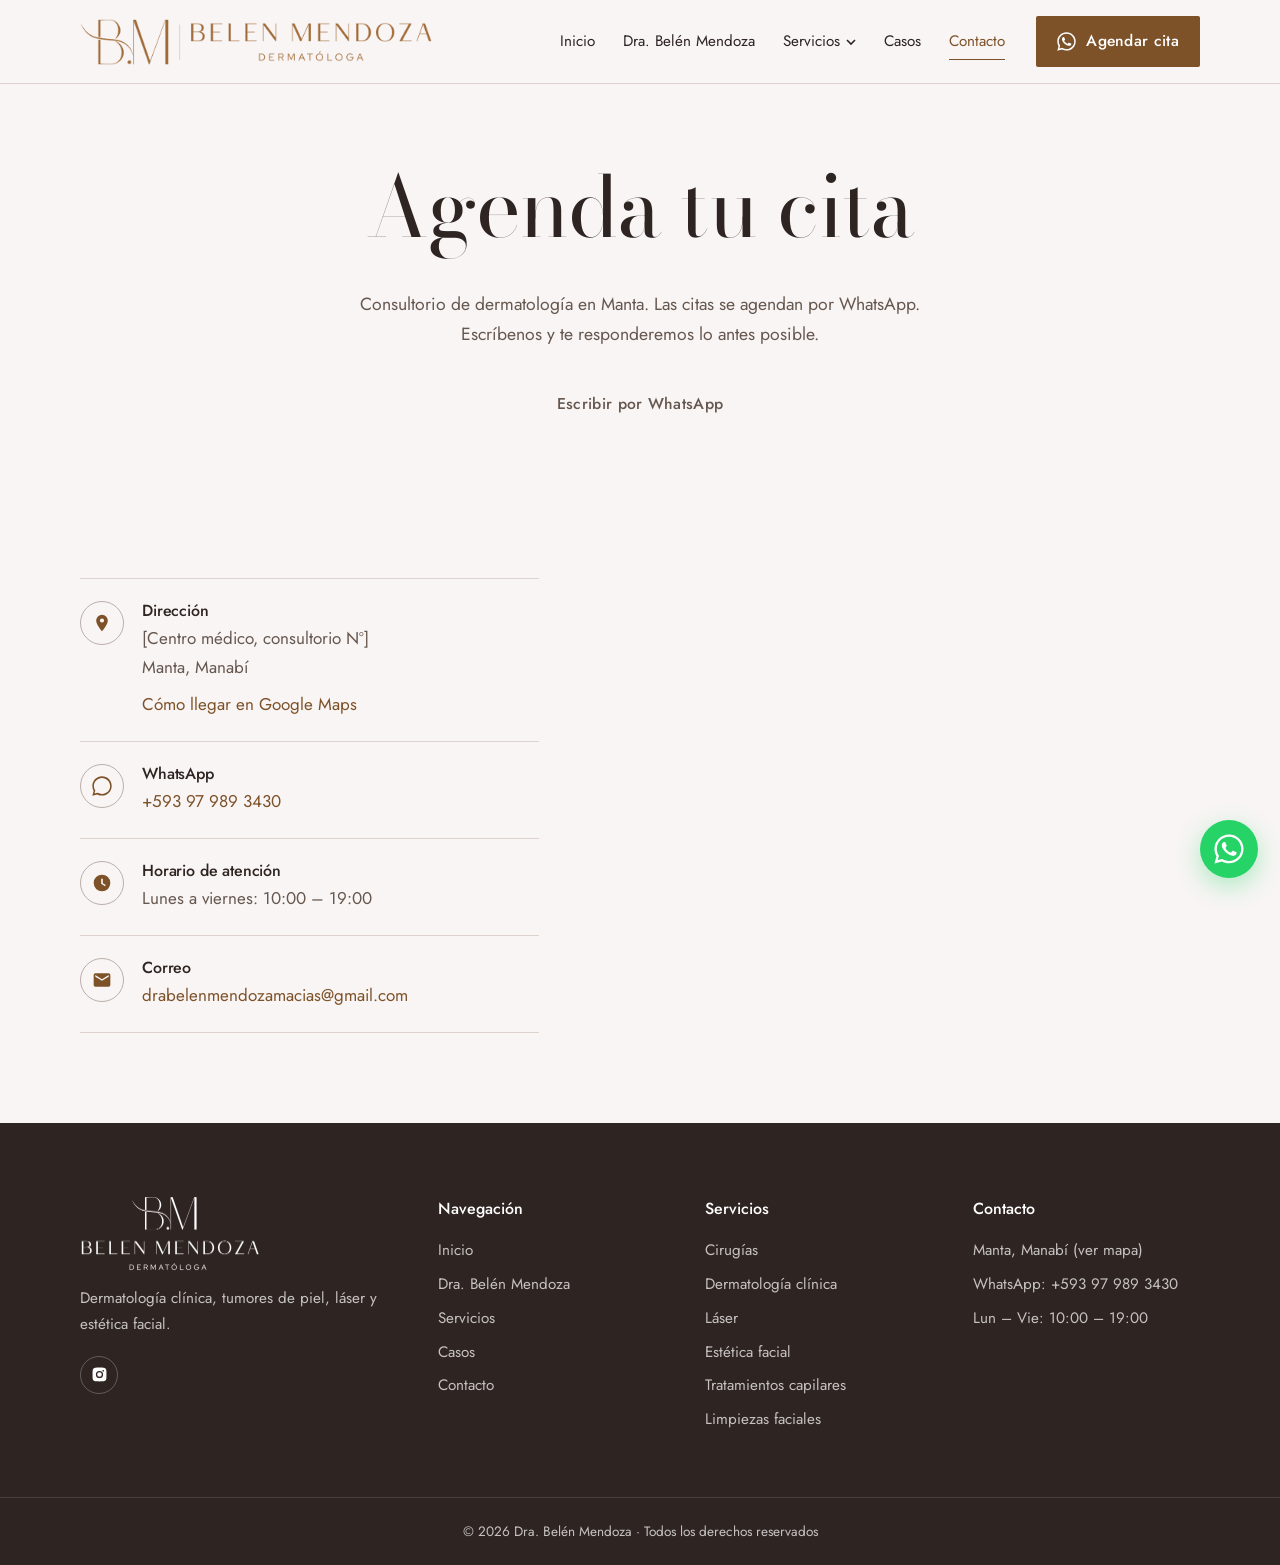
<file: contacto.html>
<!DOCTYPE html>
<html lang="es-EC">
<head>
  <meta charset="UTF-8">
  <meta name="viewport" content="width=device-width, initial-scale=1.0">
  <title>Contacto y ubicación | Dermatóloga en Manta, Dra. Belén Mendoza</title>
  <meta name="description" content="Agenda tu cita con la dermatóloga Belén Mendoza en Manta por WhatsApp (+593 97 989 3430). Horario, ubicación y cómo llegar.">
  <link rel="canonical" href="https://drabelenmendozamacias.com/contacto">
  <meta property="og:title" content="Contacto y ubicación | Dermatóloga en Manta, Dra. Belén Mendoza">
  <meta property="og:description" content="Agenda tu cita con la dermatóloga Belén Mendoza en Manta por WhatsApp (+593 97 989 3430). Horario, ubicación y cómo llegar.">
  <meta property="og:type" content="website">
  <meta property="og:url" content="https://drabelenmendozamacias.com/contacto">
  <meta property="og:locale" content="es_EC">
  <link rel="icon" type="image/png" sizes="32x32" href="assets/brand/favicon-32.png">
  <link rel="icon" type="image/png" sizes="192x192" href="assets/brand/icon-192.png">
  <link rel="apple-touch-icon" href="assets/brand/apple-touch-icon.png">
  <link rel="manifest" href="site.webmanifest">
  <meta name="theme-color" content="#9E6A38">
  <meta property="og:image" content="https://drabelenmendozamacias.com/assets/brand/og-image.png">
  <link rel="preconnect" href="https://fonts.googleapis.com">
  <link rel="preconnect" href="https://fonts.gstatic.com" crossorigin>
  <link href="https://fonts.googleapis.com/css2?family=Bodoni+Moda:ital,opsz,wght@0,6..96,400..600;1,6..96,400&family=Jost:wght@400;500&display=swap" rel="stylesheet">
  <link rel="stylesheet" href="styles.css">
</head>
<body data-page="contacto">
  <svg width="0" height="0" style="position:absolute" aria-hidden="true"><symbol id="i-wa" viewBox="0 0 32 32"><path d="M16 .5C7.4.5.5 7.4.5 16c0 2.7.7 5.4 2.1 7.8L.5 31.5l7.9-2.1c2.3 1.3 4.9 1.9 7.6 1.9 8.6 0 15.5-6.9 15.5-15.5S24.6.5 16 .5zm0 28.2c-2.4 0-4.7-.6-6.8-1.8l-.5-.3-4.7 1.2 1.3-4.6-.3-.5C3.7 20.6 3 18.3 3 16 3 8.8 8.8 3 16 3s13 5.8 13 13-5.8 12.7-13 12.7zm7.1-9.5c-.4-.2-2.3-1.1-2.7-1.3-.4-.1-.6-.2-.9.2-.3.4-1 1.3-1.2 1.5-.2.3-.4.3-.8.1-.4-.2-1.6-.6-3.1-1.9-1.1-1-1.9-2.3-2.1-2.7-.2-.4 0-.6.2-.8l.6-.7c.2-.2.3-.4.4-.7.1-.3 0-.5 0-.7-.1-.2-.9-2.1-1.2-2.9-.3-.8-.6-.7-.9-.7h-.7c-.3 0-.7.1-1 .5-.4.4-1.4 1.3-1.4 3.2s1.4 3.7 1.6 4c.2.3 2.7 4.2 6.6 5.9.9.4 1.7.6 2.2.8.9.3 1.8.3 2.5.2.8-.1 2.3-.9 2.6-1.9.3-.9.3-1.7.2-1.9-.1-.1-.4-.2-.8-.4z"/></symbol></svg>

  <!-- ================= HEADER ================= -->
  <header class="site-header">
    <div class="container">
      <a href="./" class="logo" aria-label="Dra. Belén Mendoza – Inicio">
        <img src="assets/brand/logo-horizontal-caramelo.png" alt="Belen Mendoza Dermatóloga" width="459" height="60">
      </a>

      <button class="nav-toggle" aria-label="Abrir menú" aria-expanded="false"><span></span><span></span><span></span></button>

      <nav class="nav" aria-label="Principal">
        <ul class="nav__list">
          <li><a href="./" class="nav__link" data-page="inicio">Inicio</a></li>
          <li><a href="dra-belen-mendoza" class="nav__link" data-page="doctora">Dra. Belén Mendoza</a></li>
          <li class="has-submenu">
            <a href="servicios" class="nav__link" data-page="servicios" aria-haspopup="true" aria-expanded="false">
              Servicios
              <svg class="nav__caret" viewBox="0 0 10 6" aria-hidden="true"><path d="M1 1l4 4 4-4" stroke="currentColor" stroke-width="1.6" fill="none"/></svg>
            </a>
            <ul class="submenu">
              <li><a href="servicios#cirugias">Cirugías</a></li>
              <li><a href="servicios#clinica">Dermatología clínica</a></li>
              <li><a href="servicios#laser">Láser</a></li>
              <li><a href="servicios#estetica">Estética facial</a></li>
              <li><a href="servicios#capilares">Tratamientos capilares</a></li>
              <li><a href="servicios#limpiezas">Limpiezas faciales</a></li>
            </ul>
          </li>
          <li><a href="casos" class="nav__link" data-page="casos">Casos</a></li>
          <li><a href="contacto" class="nav__link" data-page="contacto">Contacto</a></li>
        </ul>
        <a class="btn btn--primary header-cta" href="contacto" data-wa>
          <svg viewBox="0 0 32 32" aria-hidden="true"><path d="M16 .5C7.4.5.5 7.4.5 16c0 2.7.7 5.4 2.1 7.8L.5 31.5l7.9-2.1c2.3 1.3 4.9 1.9 7.6 1.9 8.6 0 15.5-6.9 15.5-15.5S24.6.5 16 .5zm0 28.2c-2.4 0-4.7-.6-6.8-1.8l-.5-.3-4.7 1.2 1.3-4.6-.3-.5C3.7 20.6 3 18.3 3 16 3 8.8 8.8 3 16 3s13 5.8 13 13-5.8 12.7-13 12.7zm7.1-9.5c-.4-.2-2.3-1.1-2.7-1.3-.4-.1-.6-.2-.9.2-.3.4-1 1.3-1.2 1.5-.2.3-.4.3-.8.1-.4-.2-1.6-.6-3.1-1.9-1.1-1-1.9-2.3-2.1-2.7-.2-.4 0-.6.2-.8l.6-.7c.2-.2.3-.4.4-.7.1-.3 0-.5 0-.7-.1-.2-.9-2.1-1.2-2.9-.3-.8-.6-.7-.9-.7h-.7c-.3 0-.7.1-1 .5-.4.4-1.4 1.3-1.4 3.2s1.4 3.7 1.6 4c.2.3 2.7 4.2 6.6 5.9.9.4 1.7.6 2.2.8.9.3 1.8.3 2.5.2.8-.1 2.3-.9 2.6-1.9.3-.9.3-1.7.2-1.9-.1-.1-.4-.2-.8-.4z"/></svg>
          Agendar cita
        </a>
      </nav>
    </div>
  </header>

  <main>

    <section class="page-hero">
      <div class="container">
        <h1>Agenda tu cita</h1>
        <p>Consultorio de dermatología en Manta. Las citas se agendan por WhatsApp. Escríbenos y te responderemos lo antes posible.</p>
        <p style="margin-top:26px"><a class="btn btn--wa" href="#" data-wa>Escribir por WhatsApp</a></p>
      </div>
    </section>

    <section class="section">
      <div class="container contact-grid">
        <div class="contact-info">
          <div class="info-item">
            <div class="info-item__icon"><svg viewBox="0 0 24 24"><path d="M12 2a7 7 0 00-7 7c0 5.2 7 13 7 13s7-7.8 7-13a7 7 0 00-7-7zm0 9.5A2.5 2.5 0 1112 6.5a2.5 2.5 0 010 5z"/></svg></div>
            <div><h3>Dirección</h3><p>[Centro médico, consultorio Nº]<br>Manta, Manabí</p><p style="margin-top:8px"><a href="https://maps.app.goo.gl/tLq8sHxndpyEuzyE6" target="_blank" rel="noopener">Cómo llegar en Google Maps</a></p></div>
          </div>
          <div class="info-item">
            <div class="info-item__icon"><svg viewBox="0 0 32 32"><path d="M16 .5C7.4.5.5 7.4.5 16c0 2.7.7 5.4 2.1 7.8L.5 31.5l7.9-2.1c2.3 1.3 4.9 1.9 7.6 1.9 8.6 0 15.5-6.9 15.5-15.5S24.6.5 16 .5zm0 28.2c-2.4 0-4.7-.6-6.8-1.8l-.5-.3-4.7 1.2 1.3-4.6-.3-.5C3.7 20.6 3 18.3 3 16 3 8.8 8.8 3 16 3s13 5.8 13 13-5.8 12.7-13 12.7z"/></svg></div>
            <div><h3>WhatsApp</h3><p><a href="#" data-wa>+593 97 989 3430</a></p></div>
          </div>
          <div class="info-item">
            <div class="info-item__icon"><svg viewBox="0 0 24 24"><path d="M12 2a10 10 0 100 20 10 10 0 000-20zm1 10.4l3.5 2.1-.8 1.3L11 13V7h2v5.4z"/></svg></div>
            <div><h3>Horario de atención</h3><p>Lunes a viernes: 10:00 – 19:00</p></div>
          </div>
          <div class="info-item">
            <div class="info-item__icon"><svg viewBox="0 0 24 24"><path d="M20 4H4a2 2 0 00-2 2v12a2 2 0 002 2h16a2 2 0 002-2V6a2 2 0 00-2-2zm0 4l-8 5-8-5V6l8 5 8-5v2z"/></svg></div>
            <div><h3>Correo</h3><p><a href="mailto:drabelenmendozamacias@gmail.com">drabelenmendozamacias@gmail.com</a></p></div>
          </div>
        </div>

        <div class="map">
          <iframe src="https://www.google.com/maps?q=-0.9465564,-80.7527301&hl=es&z=17&output=embed" loading="lazy" referrerpolicy="no-referrer-when-downgrade" title="Ubicación del consultorio"></iframe>
        </div>
      </div>
    </section>

  </main>

  <!-- ================= FOOTER ================= -->
  <footer class="site-footer">
    <div class="container footer-grid">
      <div>
        <img class="footer-logo" src="assets/brand/logo-blanco.png" alt="Belen Mendoza Dermatóloga" width="200" height="86" loading="lazy">
        <p style="margin-top:14px">Dermatología clínica, tumores de piel, láser y estética facial.</p>
        <div class="social">
          <a href="https://www.instagram.com/dra.belen.dermatologa/" target="_blank" rel="noopener" aria-label="Instagram"><svg viewBox="0 0 24 24"><path d="M12 2.2c3.2 0 3.6 0 4.8.1 1.2.1 1.8.2 2.2.4.6.2 1 .5 1.4.9.4.4.7.8.9 1.4.2.4.4 1 .4 2.2.1 1.3.1 1.6.1 4.8s0 3.6-.1 4.8c-.1 1.2-.2 1.8-.4 2.2-.2.6-.5 1-.9 1.4-.4.4-.8.7-1.4.9-.4.2-1 .4-2.2.4-1.3.1-1.6.1-4.8.1s-3.6 0-4.8-.1c-1.2-.1-1.8-.2-2.2-.4-.6-.2-1-.5-1.4-.9-.4-.4-.7-.8-.9-1.4-.2-.4-.4-1-.4-2.2C2.2 15.6 2.2 15.2 2.2 12s0-3.6.1-4.8c.1-1.2.2-1.8.4-2.2.2-.6.5-1 .9-1.4.4-.4.8-.7 1.4-.9.4-.2 1-.4 2.2-.4C8.4 2.2 8.8 2.2 12 2.2zm0 4.7a5.1 5.1 0 100 10.2 5.1 5.1 0 000-10.2zm0 8.4a3.3 3.3 0 110-6.6 3.3 3.3 0 010 6.6zm5.3-9.8a1.2 1.2 0 100 2.4 1.2 1.2 0 000-2.4z"/></svg></a>
        </div>
      </div>
      <div>
        <h4>Navegación</h4>
        <ul>
          <li><a href="./">Inicio</a></li>
          <li><a href="dra-belen-mendoza">Dra. Belén Mendoza</a></li>
          <li><a href="servicios">Servicios</a></li>
          <li><a href="casos">Casos</a></li>
          <li><a href="contacto">Contacto</a></li>
        </ul>
      </div>
      <div>
        <h4>Servicios</h4>
        <ul>
          <li><a href="servicios#cirugias">Cirugías</a></li>
          <li><a href="servicios#clinica">Dermatología clínica</a></li>
          <li><a href="servicios#laser">Láser</a></li>
          <li><a href="servicios#estetica">Estética facial</a></li>
          <li><a href="servicios#capilares">Tratamientos capilares</a></li>
          <li><a href="servicios#limpiezas">Limpiezas faciales</a></li>
        </ul>
      </div>
      <div>
        <h4>Contacto</h4>
        <ul>
          <li><a href="https://maps.app.goo.gl/tLq8sHxndpyEuzyE6" target="_blank" rel="noopener">Manta, Manabí (ver mapa)</a></li>
          <li><a href="contacto" data-wa>WhatsApp: +593 97 989 3430</a></li>
          <li>Lun – Vie: 10:00 – 19:00</li>
        </ul>
      </div>
    </div>
    <div class="footer-bottom">© <span data-year>2026</span> Dra. Belén Mendoza · Todos los derechos reservados</div>
  </footer>

  <!-- Botón flotante WhatsApp -->
  <a class="wa-float" href="contacto" data-wa aria-label="Escribir por WhatsApp">
    <svg viewBox="0 0 32 32" aria-hidden="true"><path d="M16 .5C7.4.5.5 7.4.5 16c0 2.7.7 5.4 2.1 7.8L.5 31.5l7.9-2.1c2.3 1.3 4.9 1.9 7.6 1.9 8.6 0 15.5-6.9 15.5-15.5S24.6.5 16 .5zm0 28.2c-2.4 0-4.7-.6-6.8-1.8l-.5-.3-4.7 1.2 1.3-4.6-.3-.5C3.7 20.6 3 18.3 3 16 3 8.8 8.8 3 16 3s13 5.8 13 13-5.8 12.7-13 12.7zm7.1-9.5c-.4-.2-2.3-1.1-2.7-1.3-.4-.1-.6-.2-.9.2-.3.4-1 1.3-1.2 1.5-.2.3-.4.3-.8.1-.4-.2-1.6-.6-3.1-1.9-1.1-1-1.9-2.3-2.1-2.7-.2-.4 0-.6.2-.8l.6-.7c.2-.2.3-.4.4-.7.1-.3 0-.5 0-.7-.1-.2-.9-2.1-1.2-2.9-.3-.8-.6-.7-.9-.7h-.7c-.3 0-.7.1-1 .5-.4.4-1.4 1.3-1.4 3.2s1.4 3.7 1.6 4c.2.3 2.7 4.2 6.6 5.9.9.4 1.7.6 2.2.8.9.3 1.8.3 2.5.2.8-.1 2.3-.9 2.6-1.9.3-.9.3-1.7.2-1.9-.1-.1-.4-.2-.8-.4z"/></svg>
  </a>

  <script src="script.js"></script>
</body>
</html>
</file>
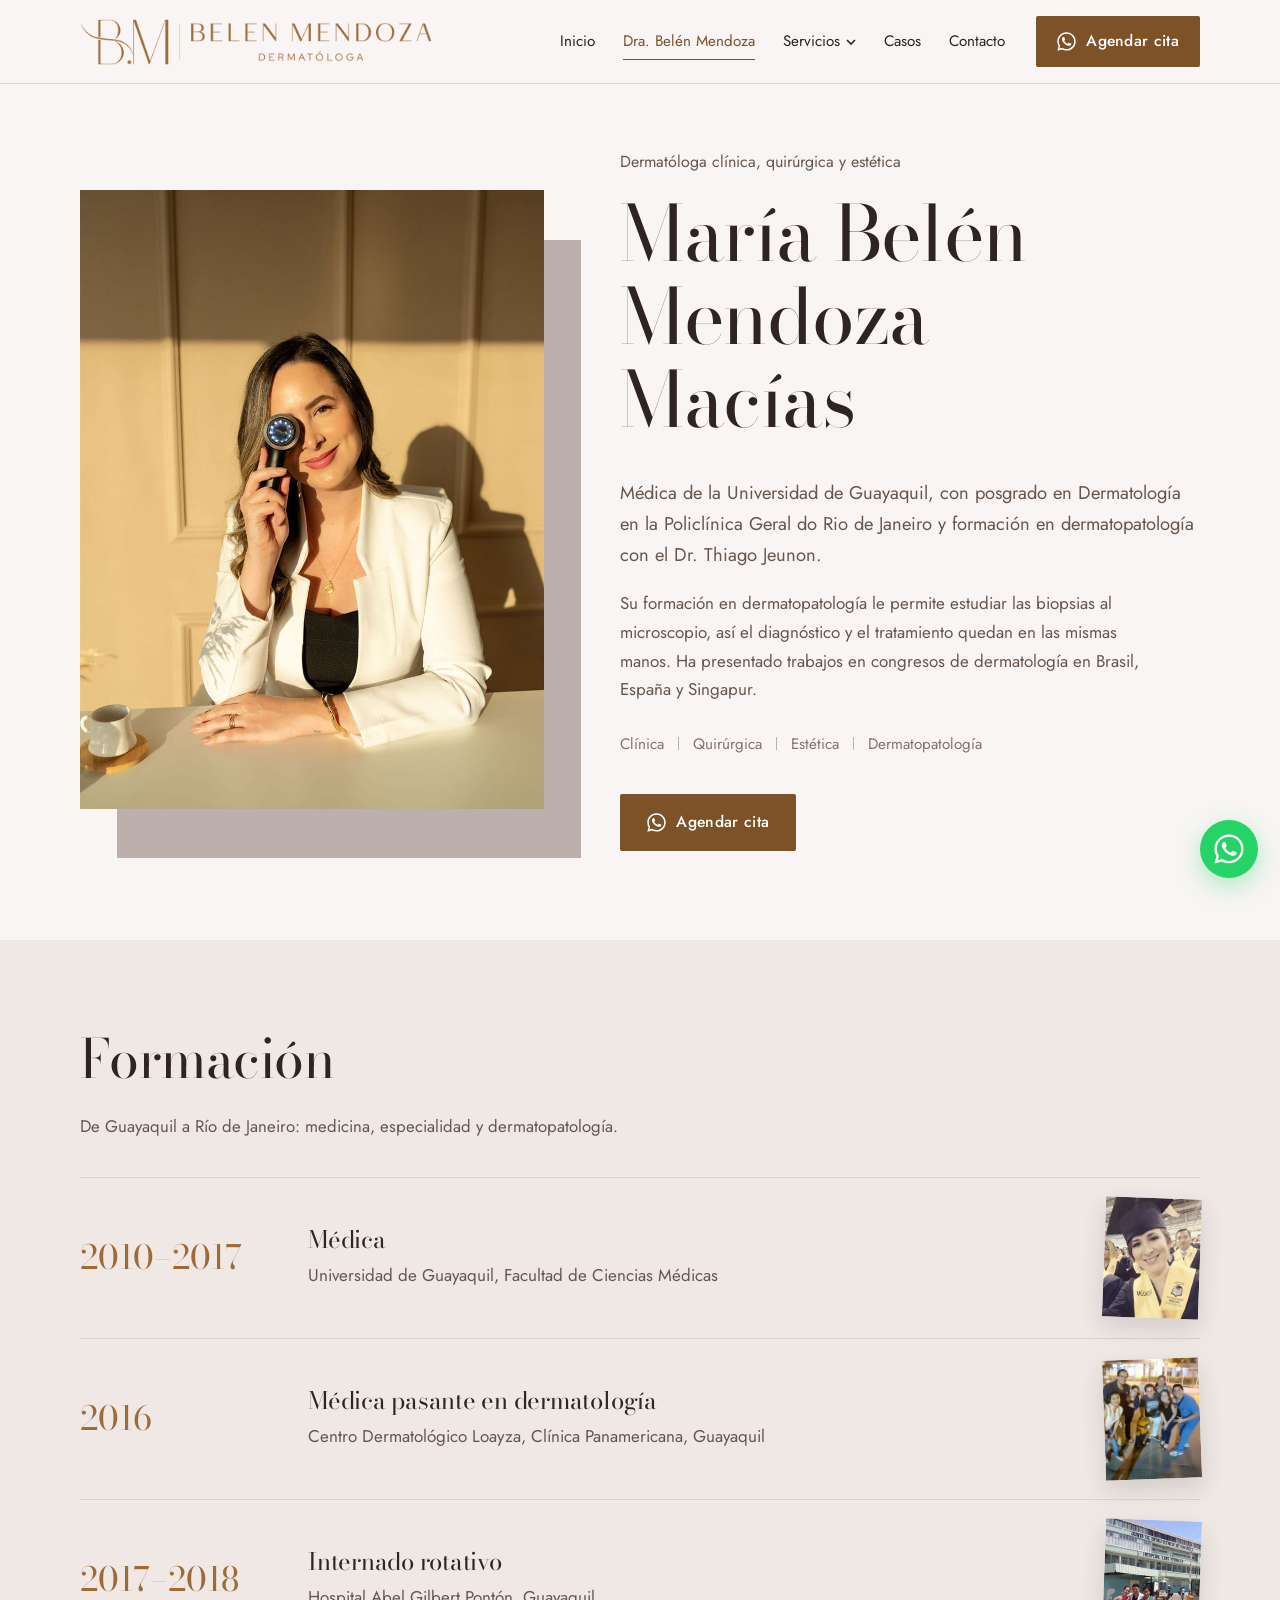
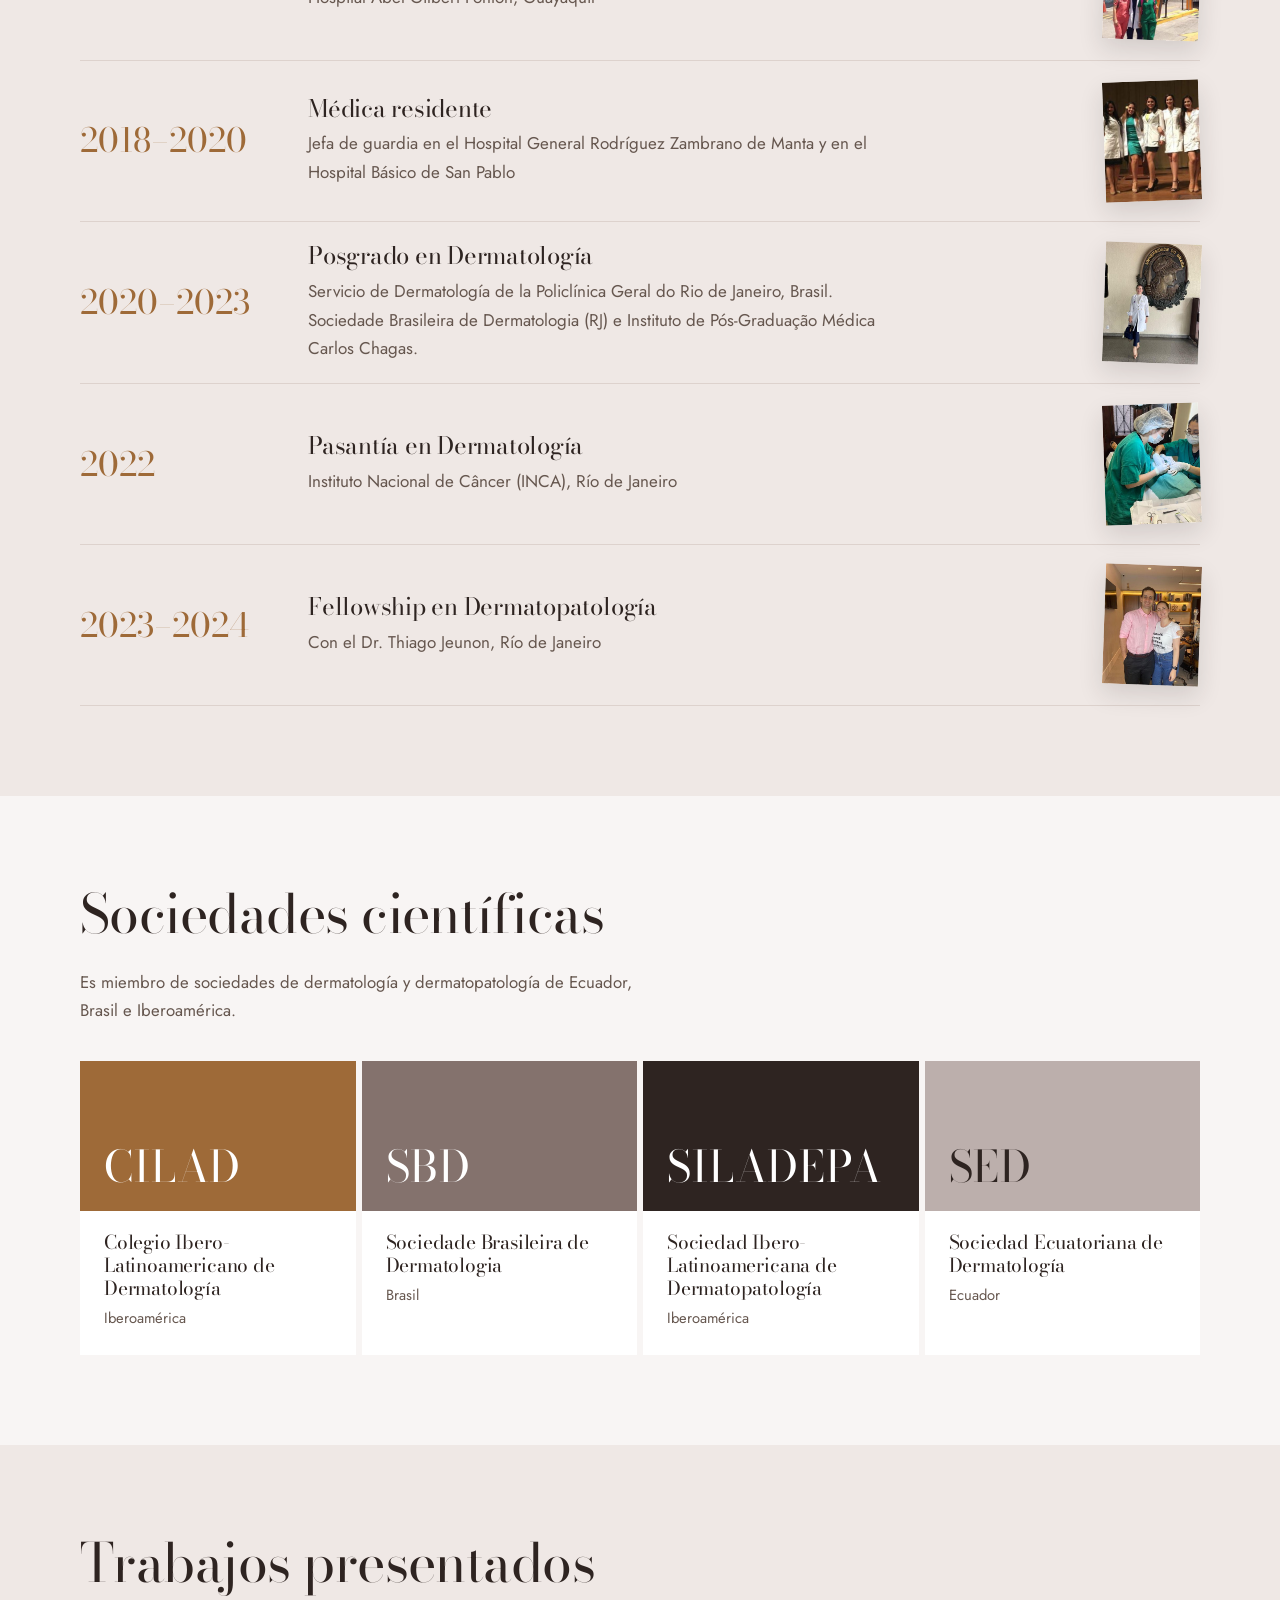
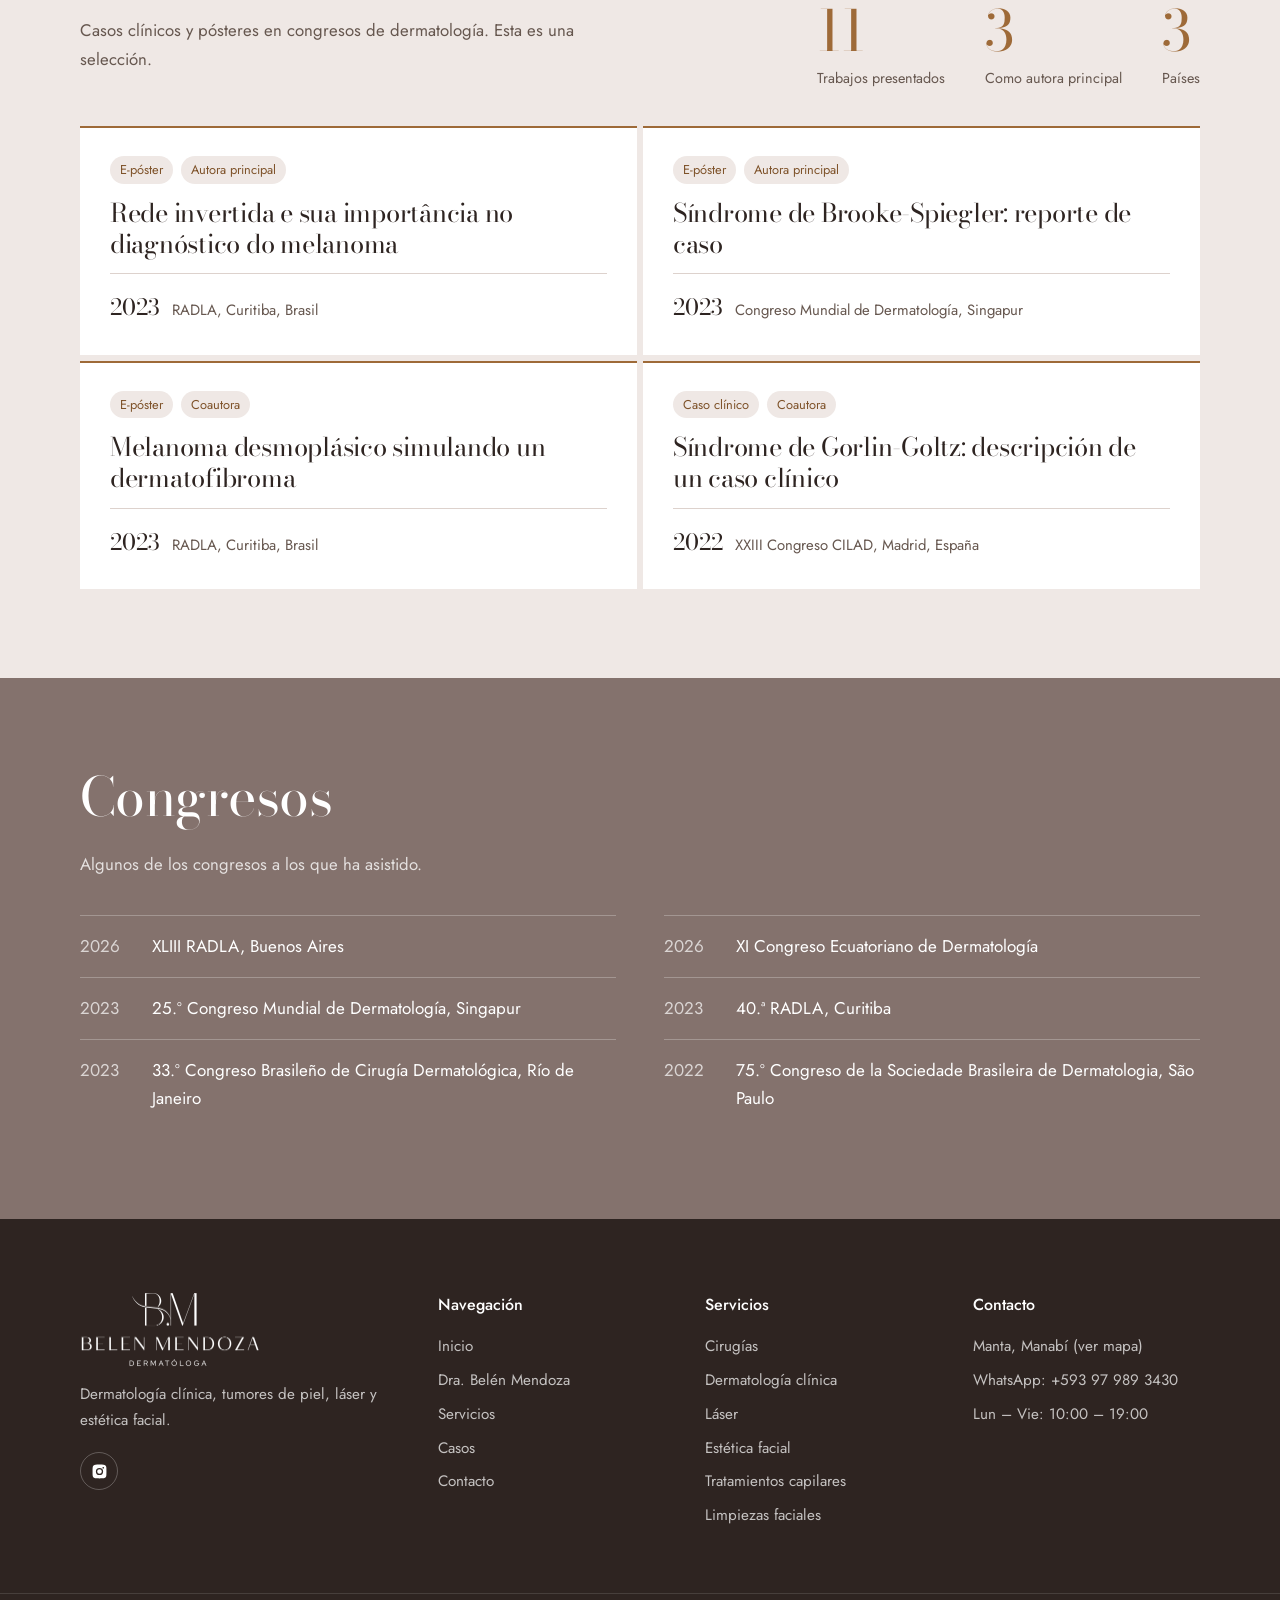
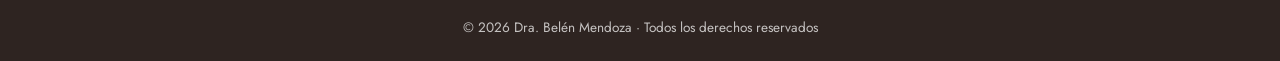
<file: dra-belen-mendoza.html>
<!DOCTYPE html>
<html lang="es-EC">
<head>
  <meta charset="UTF-8">
  <meta name="viewport" content="width=device-width, initial-scale=1.0">
  <title>Dra. María Belén Mendoza Macías | Dermatóloga en Manta</title>
  <meta name="description" content="Dermatóloga formada en la Universidad de Guayaquil y en Río de Janeiro, con fellowship en dermatopatología. Atiende en Manta, Ecuador.">
  <link rel="canonical" href="https://drabelenmendozamacias.com/dra-belen-mendoza">
  <meta property="og:title" content="Dra. María Belén Mendoza Macías | Dermatóloga en Manta">
  <meta property="og:description" content="Dermatóloga formada en la Universidad de Guayaquil y en Río de Janeiro, con fellowship en dermatopatología. Atiende en Manta, Ecuador.">
  <meta property="og:type" content="website">
  <meta property="og:url" content="https://drabelenmendozamacias.com/dra-belen-mendoza">
  <meta property="og:locale" content="es_EC">
  <link rel="icon" type="image/png" sizes="32x32" href="assets/brand/favicon-32.png">
  <link rel="icon" type="image/png" sizes="192x192" href="assets/brand/icon-192.png">
  <link rel="apple-touch-icon" href="assets/brand/apple-touch-icon.png">
  <link rel="manifest" href="site.webmanifest">
  <meta name="theme-color" content="#9E6A38">
  <meta property="og:image" content="https://drabelenmendozamacias.com/assets/brand/og-image.png">
  <link rel="preconnect" href="https://fonts.googleapis.com">
  <link rel="preconnect" href="https://fonts.gstatic.com" crossorigin>
  <link href="https://fonts.googleapis.com/css2?family=Bodoni+Moda:ital,opsz,wght@0,6..96,400..600;1,6..96,400&family=Jost:wght@400;500&display=swap" rel="stylesheet">
  <link rel="stylesheet" href="styles.css">
</head>
<body data-page="doctora">
  <svg width="0" height="0" style="position:absolute" aria-hidden="true"><symbol id="i-wa" viewBox="0 0 32 32"><path d="M16 .5C7.4.5.5 7.4.5 16c0 2.7.7 5.4 2.1 7.8L.5 31.5l7.9-2.1c2.3 1.3 4.9 1.9 7.6 1.9 8.6 0 15.5-6.9 15.5-15.5S24.6.5 16 .5zm0 28.2c-2.4 0-4.7-.6-6.8-1.8l-.5-.3-4.7 1.2 1.3-4.6-.3-.5C3.7 20.6 3 18.3 3 16 3 8.8 8.8 3 16 3s13 5.8 13 13-5.8 12.7-13 12.7zm7.1-9.5c-.4-.2-2.3-1.1-2.7-1.3-.4-.1-.6-.2-.9.2-.3.4-1 1.3-1.2 1.5-.2.3-.4.3-.8.1-.4-.2-1.6-.6-3.1-1.9-1.1-1-1.9-2.3-2.1-2.7-.2-.4 0-.6.2-.8l.6-.7c.2-.2.3-.4.4-.7.1-.3 0-.5 0-.7-.1-.2-.9-2.1-1.2-2.9-.3-.8-.6-.7-.9-.7h-.7c-.3 0-.7.1-1 .5-.4.4-1.4 1.3-1.4 3.2s1.4 3.7 1.6 4c.2.3 2.7 4.2 6.6 5.9.9.4 1.7.6 2.2.8.9.3 1.8.3 2.5.2.8-.1 2.3-.9 2.6-1.9.3-.9.3-1.7.2-1.9-.1-.1-.4-.2-.8-.4z"/></symbol></svg>

  <!-- ================= HEADER ================= -->
  <header class="site-header">
    <div class="container">
      <a href="./" class="logo" aria-label="Dra. Belén Mendoza – Inicio">
        <img src="assets/brand/logo-horizontal-caramelo.png" alt="Belen Mendoza Dermatóloga" width="459" height="60">
      </a>

      <button class="nav-toggle" aria-label="Abrir menú" aria-expanded="false"><span></span><span></span><span></span></button>

      <nav class="nav" aria-label="Principal">
        <ul class="nav__list">
          <li><a href="./" class="nav__link" data-page="inicio">Inicio</a></li>
          <li><a href="dra-belen-mendoza" class="nav__link" data-page="doctora">Dra. Belén Mendoza</a></li>
          <li class="has-submenu">
            <a href="servicios" class="nav__link" data-page="servicios" aria-haspopup="true" aria-expanded="false">
              Servicios
              <svg class="nav__caret" viewBox="0 0 10 6" aria-hidden="true"><path d="M1 1l4 4 4-4" stroke="currentColor" stroke-width="1.6" fill="none"/></svg>
            </a>
            <ul class="submenu">
              <li><a href="servicios#cirugias">Cirugías</a></li>
              <li><a href="servicios#clinica">Dermatología clínica</a></li>
              <li><a href="servicios#laser">Láser</a></li>
              <li><a href="servicios#estetica">Estética facial</a></li>
              <li><a href="servicios#capilares">Tratamientos capilares</a></li>
              <li><a href="servicios#limpiezas">Limpiezas faciales</a></li>
            </ul>
          </li>
          <li><a href="casos" class="nav__link" data-page="casos">Casos</a></li>
          <li><a href="contacto" class="nav__link" data-page="contacto">Contacto</a></li>
        </ul>
        <a class="btn btn--primary header-cta" href="contacto" data-wa>
          <svg viewBox="0 0 32 32" aria-hidden="true"><path d="M16 .5C7.4.5.5 7.4.5 16c0 2.7.7 5.4 2.1 7.8L.5 31.5l7.9-2.1c2.3 1.3 4.9 1.9 7.6 1.9 8.6 0 15.5-6.9 15.5-15.5S24.6.5 16 .5zm0 28.2c-2.4 0-4.7-.6-6.8-1.8l-.5-.3-4.7 1.2 1.3-4.6-.3-.5C3.7 20.6 3 18.3 3 16 3 8.8 8.8 3 16 3s13 5.8 13 13-5.8 12.7-13 12.7zm7.1-9.5c-.4-.2-2.3-1.1-2.7-1.3-.4-.1-.6-.2-.9.2-.3.4-1 1.3-1.2 1.5-.2.3-.4.3-.8.1-.4-.2-1.6-.6-3.1-1.9-1.1-1-1.9-2.3-2.1-2.7-.2-.4 0-.6.2-.8l.6-.7c.2-.2.3-.4.4-.7.1-.3 0-.5 0-.7-.1-.2-.9-2.1-1.2-2.9-.3-.8-.6-.7-.9-.7h-.7c-.3 0-.7.1-1 .5-.4.4-1.4 1.3-1.4 3.2s1.4 3.7 1.6 4c.2.3 2.7 4.2 6.6 5.9.9.4 1.7.6 2.2.8.9.3 1.8.3 2.5.2.8-.1 2.3-.9 2.6-1.9.3-.9.3-1.7.2-1.9-.1-.1-.4-.2-.8-.4z"/></svg>
          Agendar cita
        </a>
      </nav>
    </div>
  </header>

  <main>

    <!-- ================= PERFIL ================= -->
    <section class="profile">
      <div class="container profile__grid">
        <figure class="profile__photo">
          <img src="assets/img/dra/perfil.jpg" alt="Dra. María Belén Mendoza Macías con un dermatoscopio" width="868" height="1300">
        </figure>
        <div class="profile__text">
          <p class="hero__kicker">Dermatóloga clínica, quirúrgica y estética</p>
          <h1>María Belén Mendoza Macías</h1>
          <p class="profile__lead">Médica de la Universidad de Guayaquil, con posgrado en Dermatología en la Policlínica Geral do Rio de Janeiro y formación en dermatopatología con el Dr. Thiago Jeunon.</p>
          <p>Su formación en dermatopatología le permite estudiar las biopsias al microscopio, así el diagnóstico y el tratamiento quedan en las mismas manos. Ha presentado trabajos en congresos de dermatología en Brasil, España y Singapur.</p>
          <ul class="disciplines" aria-label="Áreas">
            <li>Clínica</li>
            <li>Quirúrgica</li>
            <li>Estética</li>
            <li>Dermatopatología</li>
          </ul>
          <a class="btn btn--primary" href="contacto" data-wa>
            <svg viewBox="0 0 32 32" aria-hidden="true"><use href="#i-wa"/></svg>
            Agendar cita
          </a>
        </div>
      </div>
    </section>

    <!-- ================= FORMACIÓN ================= -->
    <section class="section section--tint" id="formacion">
      <div class="container">
        <div class="section-intro">
          <h2>Formación</h2>
          <p>De Guayaquil a Río de Janeiro: medicina, especialidad y dermatopatología.</p>
        </div>
        <!-- Cada etapa puede llevar una foto pequeña: <figure class="timeline__photo"><img ...></figure> -->
        <ol class="timeline">
          <li>
            <span class="timeline__year">2010–2017</span>
            <div class="timeline__body">
              <h3>Médica</h3>
              <p>Universidad de Guayaquil, Facultad de Ciencias Médicas</p>
            </div>
            <figure class="timeline__photo"><img src="assets/img/dra/etapa-medicina.jpg" alt="Graduación de Medicina" loading="lazy"></figure>
          </li>
          <li>
            <span class="timeline__year">2016</span>
            <div class="timeline__body">
              <h3>Médica pasante en dermatología</h3>
              <p>Centro Dermatológico Loayza, Clínica Panamericana, Guayaquil</p>
            </div>
            <figure class="timeline__photo"><img src="assets/img/dra/etapa-pasante.jpg" alt="La Dra. con compañeros durante su pasantía en dermatología" loading="lazy"></figure>
          </li>
          <li>
            <span class="timeline__year">2017–2018</span>
            <div class="timeline__body">
              <h3>Internado rotativo</h3>
              <p>Hospital Abel Gilbert Pontón, Guayaquil</p>
            </div>
            <figure class="timeline__photo"><img src="assets/img/dra/etapa-internado.jpg" alt="La Dra. con compañeros durante el internado en Guayaquil" style="object-position: 30% 75%" loading="lazy"></figure>
          </li>
          <li>
            <span class="timeline__year">2018–2020</span>
            <div class="timeline__body">
              <h3>Médica residente</h3>
              <p>Jefa de guardia en el Hospital General Rodríguez Zambrano de Manta y en el Hospital Básico de San Pablo</p>
            </div>
            <figure class="timeline__photo"><img src="assets/img/dra/etapa-residencia.jpg" alt="La Dra. con compañeras durante la residencia en Manta" loading="lazy"></figure>
          </li>
          <li>
            <span class="timeline__year">2020–2023</span>
            <div class="timeline__body">
              <h3>Posgrado en Dermatología</h3>
              <p>Servicio de Dermatología de la Policlínica Geral do Rio de Janeiro, Brasil. Sociedade Brasileira de Dermatologia (RJ) e Instituto de Pós-Graduação Médica Carlos Chagas.</p>
            </div>
            <figure class="timeline__photo"><img src="assets/img/dra/etapa-rio.jpg" alt="La Dra. en Río de Janeiro" loading="lazy"></figure>
          </li>
          <li>
            <span class="timeline__year">2022</span>
            <div class="timeline__body">
              <h3>Pasantía en Dermatología</h3>
              <p>Instituto Nacional de Câncer (INCA), Río de Janeiro</p>
            </div>
            <figure class="timeline__photo"><img src="assets/img/dra/etapa-inca.jpg" alt="La Dra. durante un procedimiento dermatológico en el INCA" loading="lazy"></figure>
          </li>
          <li>
            <span class="timeline__year">2023–2024</span>
            <div class="timeline__body">
              <h3>Fellowship en Dermatopatología</h3>
              <p>Con el Dr. Thiago Jeunon, Río de Janeiro</p>
            </div>
            <figure class="timeline__photo"><img src="assets/img/dra/etapa-fellowship.jpg" alt="La Dra. con el Dr. Thiago Jeunon" loading="lazy"></figure>
          </li>
        </ol>
      </div>
    </section>

    <!-- ================= SOCIEDADES ================= -->
    <section class="section" id="sociedades">
      <div class="container">
        <div class="section-intro">
          <h2>Sociedades científicas</h2>
          <p>Es miembro de sociedades de dermatología y dermatopatología de Ecuador, Brasil e Iberoamérica.</p>
        </div>
        <ul class="societies">
          <li class="society society--caramel">
            <span class="society__mark">CILAD</span>
            <div class="society__body"><h3>Colegio Ibero-Latinoamericano de Dermatología</h3><p>Iberoamérica</p></div>
          </li>
          <li class="society society--taupe">
            <span class="society__mark">SBD</span>
            <div class="society__body"><h3>Sociedade Brasileira de Dermatologia</h3><p>Brasil</p></div>
          </li>
          <li class="society society--cacao">
            <span class="society__mark">SILADEPA</span>
            <div class="society__body"><h3>Sociedad Ibero-Latinoamericana de Dermatopatología</h3><p>Iberoamérica</p></div>
          </li>
          <li class="society society--rose">
            <span class="society__mark">SED</span>
            <div class="society__body"><h3>Sociedad Ecuatoriana de Dermatología</h3><p>Ecuador</p></div>
          </li>
        </ul>
      </div>
    </section>

    <!-- ================= PUBLICACIONES ================= -->
    <section class="section section--tint" id="publicaciones">
      <div class="container">
        <div class="pubs-head">
          <div class="section-intro">
            <h2>Trabajos presentados</h2>
            <p>Casos clínicos y pósteres en congresos de dermatología. Esta es una selección.</p>
          </div>
          <dl class="pubs-stats">
            <div><dt>Trabajos presentados</dt><dd>11</dd></div>
            <div><dt>Como autora principal</dt><dd>3</dd></div>
            <div><dt>Países</dt><dd>3</dd></div>
          </dl>
        </div>
        <ul class="pubs">
          <li class="pub">
            <p class="pub__tags"><span>E-póster</span><span>Autora principal</span></p>
            <h3>Rede invertida e sua importância no diagnóstico do melanoma</h3>
            <p class="pub__event"><span>2023</span>RADLA, Curitiba, Brasil</p>
          </li>
          <li class="pub">
            <p class="pub__tags"><span>E-póster</span><span>Autora principal</span></p>
            <h3>Síndrome de Brooke-Spiegler: reporte de caso</h3>
            <p class="pub__event"><span>2023</span>Congreso Mundial de Dermatología, Singapur</p>
          </li>
          <li class="pub">
            <p class="pub__tags"><span>E-póster</span><span>Coautora</span></p>
            <h3>Melanoma desmoplásico simulando un dermatofibroma</h3>
            <p class="pub__event"><span>2023</span>RADLA, Curitiba, Brasil</p>
          </li>
          <li class="pub">
            <p class="pub__tags"><span>Caso clínico</span><span>Coautora</span></p>
            <h3>Síndrome de Gorlin-Goltz: descripción de un caso clínico</h3>
            <p class="pub__event"><span>2022</span>XXIII Congreso CILAD, Madrid, España</p>
          </li>
        </ul>
      </div>
    </section>

    <!-- ================= CONGRESOS ================= -->
    <section class="about-band about-band--plain" id="congresos">
      <div class="container">
        <div class="section-intro section-intro--light">
          <h2>Congresos</h2>
          <p>Algunos de los congresos a los que ha asistido.</p>
        </div>
        <ul class="events">
          <li><span>2026</span> XLIII RADLA, Buenos Aires</li>
          <li><span>2026</span> XI Congreso Ecuatoriano de Dermatología</li>
          <li><span>2023</span> 25.º Congreso Mundial de Dermatología, Singapur</li>
          <li><span>2023</span> 40.ª RADLA, Curitiba</li>
          <li><span>2023</span> 33.º Congreso Brasileño de Cirugía Dermatológica, Río de Janeiro</li>
          <li><span>2022</span> 75.º Congreso de la Sociedade Brasileira de Dermatologia, São Paulo</li>
        </ul>
      </div>
    </section>

  </main>

  <!-- ================= FOOTER ================= -->
  <footer class="site-footer">
    <div class="container footer-grid">
      <div>
        <img class="footer-logo" src="assets/brand/logo-blanco.png" alt="Belen Mendoza Dermatóloga" width="200" height="86" loading="lazy">
        <p style="margin-top:14px">Dermatología clínica, tumores de piel, láser y estética facial.</p>
        <div class="social">
          <a href="https://www.instagram.com/dra.belen.dermatologa/" target="_blank" rel="noopener" aria-label="Instagram"><svg viewBox="0 0 24 24"><path d="M12 2.2c3.2 0 3.6 0 4.8.1 1.2.1 1.8.2 2.2.4.6.2 1 .5 1.4.9.4.4.7.8.9 1.4.2.4.4 1 .4 2.2.1 1.3.1 1.6.1 4.8s0 3.6-.1 4.8c-.1 1.2-.2 1.8-.4 2.2-.2.6-.5 1-.9 1.4-.4.4-.8.7-1.4.9-.4.2-1 .4-2.2.4-1.3.1-1.6.1-4.8.1s-3.6 0-4.8-.1c-1.2-.1-1.8-.2-2.2-.4-.6-.2-1-.5-1.4-.9-.4-.4-.7-.8-.9-1.4-.2-.4-.4-1-.4-2.2C2.2 15.6 2.2 15.2 2.2 12s0-3.6.1-4.8c.1-1.2.2-1.8.4-2.2.2-.6.5-1 .9-1.4.4-.4.8-.7 1.4-.9.4-.2 1-.4 2.2-.4C8.4 2.2 8.8 2.2 12 2.2zm0 4.7a5.1 5.1 0 100 10.2 5.1 5.1 0 000-10.2zm0 8.4a3.3 3.3 0 110-6.6 3.3 3.3 0 010 6.6zm5.3-9.8a1.2 1.2 0 100 2.4 1.2 1.2 0 000-2.4z"/></svg></a>
        </div>
      </div>
      <div>
        <h4>Navegación</h4>
        <ul>
          <li><a href="./">Inicio</a></li>
          <li><a href="dra-belen-mendoza">Dra. Belén Mendoza</a></li>
          <li><a href="servicios">Servicios</a></li>
          <li><a href="casos">Casos</a></li>
          <li><a href="contacto">Contacto</a></li>
        </ul>
      </div>
      <div>
        <h4>Servicios</h4>
        <ul>
          <li><a href="servicios#cirugias">Cirugías</a></li>
          <li><a href="servicios#clinica">Dermatología clínica</a></li>
          <li><a href="servicios#laser">Láser</a></li>
          <li><a href="servicios#estetica">Estética facial</a></li>
          <li><a href="servicios#capilares">Tratamientos capilares</a></li>
          <li><a href="servicios#limpiezas">Limpiezas faciales</a></li>
        </ul>
      </div>
      <div>
        <h4>Contacto</h4>
        <ul>
          <li><a href="https://maps.app.goo.gl/tLq8sHxndpyEuzyE6" target="_blank" rel="noopener">Manta, Manabí (ver mapa)</a></li>
          <li><a href="contacto" data-wa>WhatsApp: +593 97 989 3430</a></li>
          <li>Lun – Vie: 10:00 – 19:00</li>
        </ul>
      </div>
    </div>
    <div class="footer-bottom">© <span data-year>2026</span> Dra. Belén Mendoza · Todos los derechos reservados</div>
  </footer>

  <!-- Botón flotante WhatsApp -->
  <a class="wa-float" href="contacto" data-wa aria-label="Escribir por WhatsApp">
    <svg viewBox="0 0 32 32" aria-hidden="true"><path d="M16 .5C7.4.5.5 7.4.5 16c0 2.7.7 5.4 2.1 7.8L.5 31.5l7.9-2.1c2.3 1.3 4.9 1.9 7.6 1.9 8.6 0 15.5-6.9 15.5-15.5S24.6.5 16 .5zm0 28.2c-2.4 0-4.7-.6-6.8-1.8l-.5-.3-4.7 1.2 1.3-4.6-.3-.5C3.7 20.6 3 18.3 3 16 3 8.8 8.8 3 16 3s13 5.8 13 13-5.8 12.7-13 12.7zm7.1-9.5c-.4-.2-2.3-1.1-2.7-1.3-.4-.1-.6-.2-.9.2-.3.4-1 1.3-1.2 1.5-.2.3-.4.3-.8.1-.4-.2-1.6-.6-3.1-1.9-1.1-1-1.9-2.3-2.1-2.7-.2-.4 0-.6.2-.8l.6-.7c.2-.2.3-.4.4-.7.1-.3 0-.5 0-.7-.1-.2-.9-2.1-1.2-2.9-.3-.8-.6-.7-.9-.7h-.7c-.3 0-.7.1-1 .5-.4.4-1.4 1.3-1.4 3.2s1.4 3.7 1.6 4c.2.3 2.7 4.2 6.6 5.9.9.4 1.7.6 2.2.8.9.3 1.8.3 2.5.2.8-.1 2.3-.9 2.6-1.9.3-.9.3-1.7.2-1.9-.1-.1-.4-.2-.8-.4z"/></svg>
  </a>

  <script src="script.js"></script>
</body>
</html>
</file>
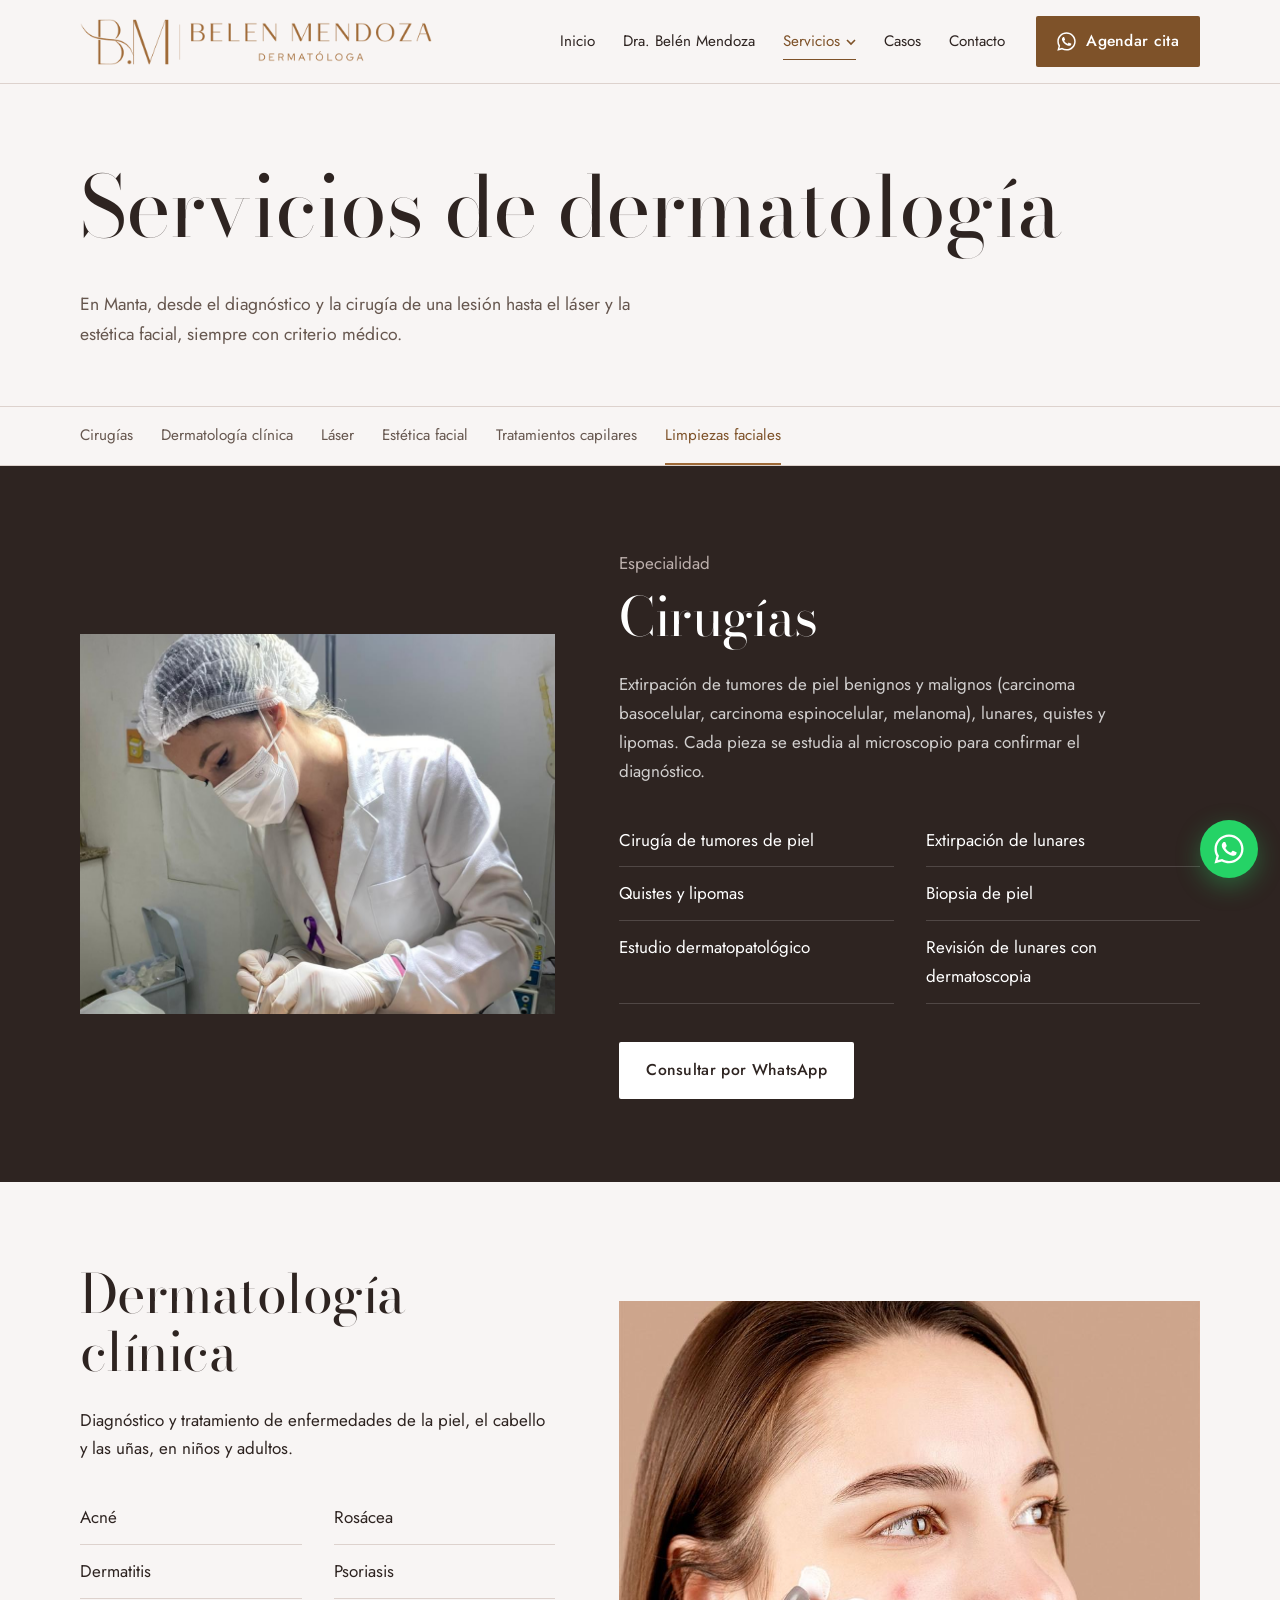
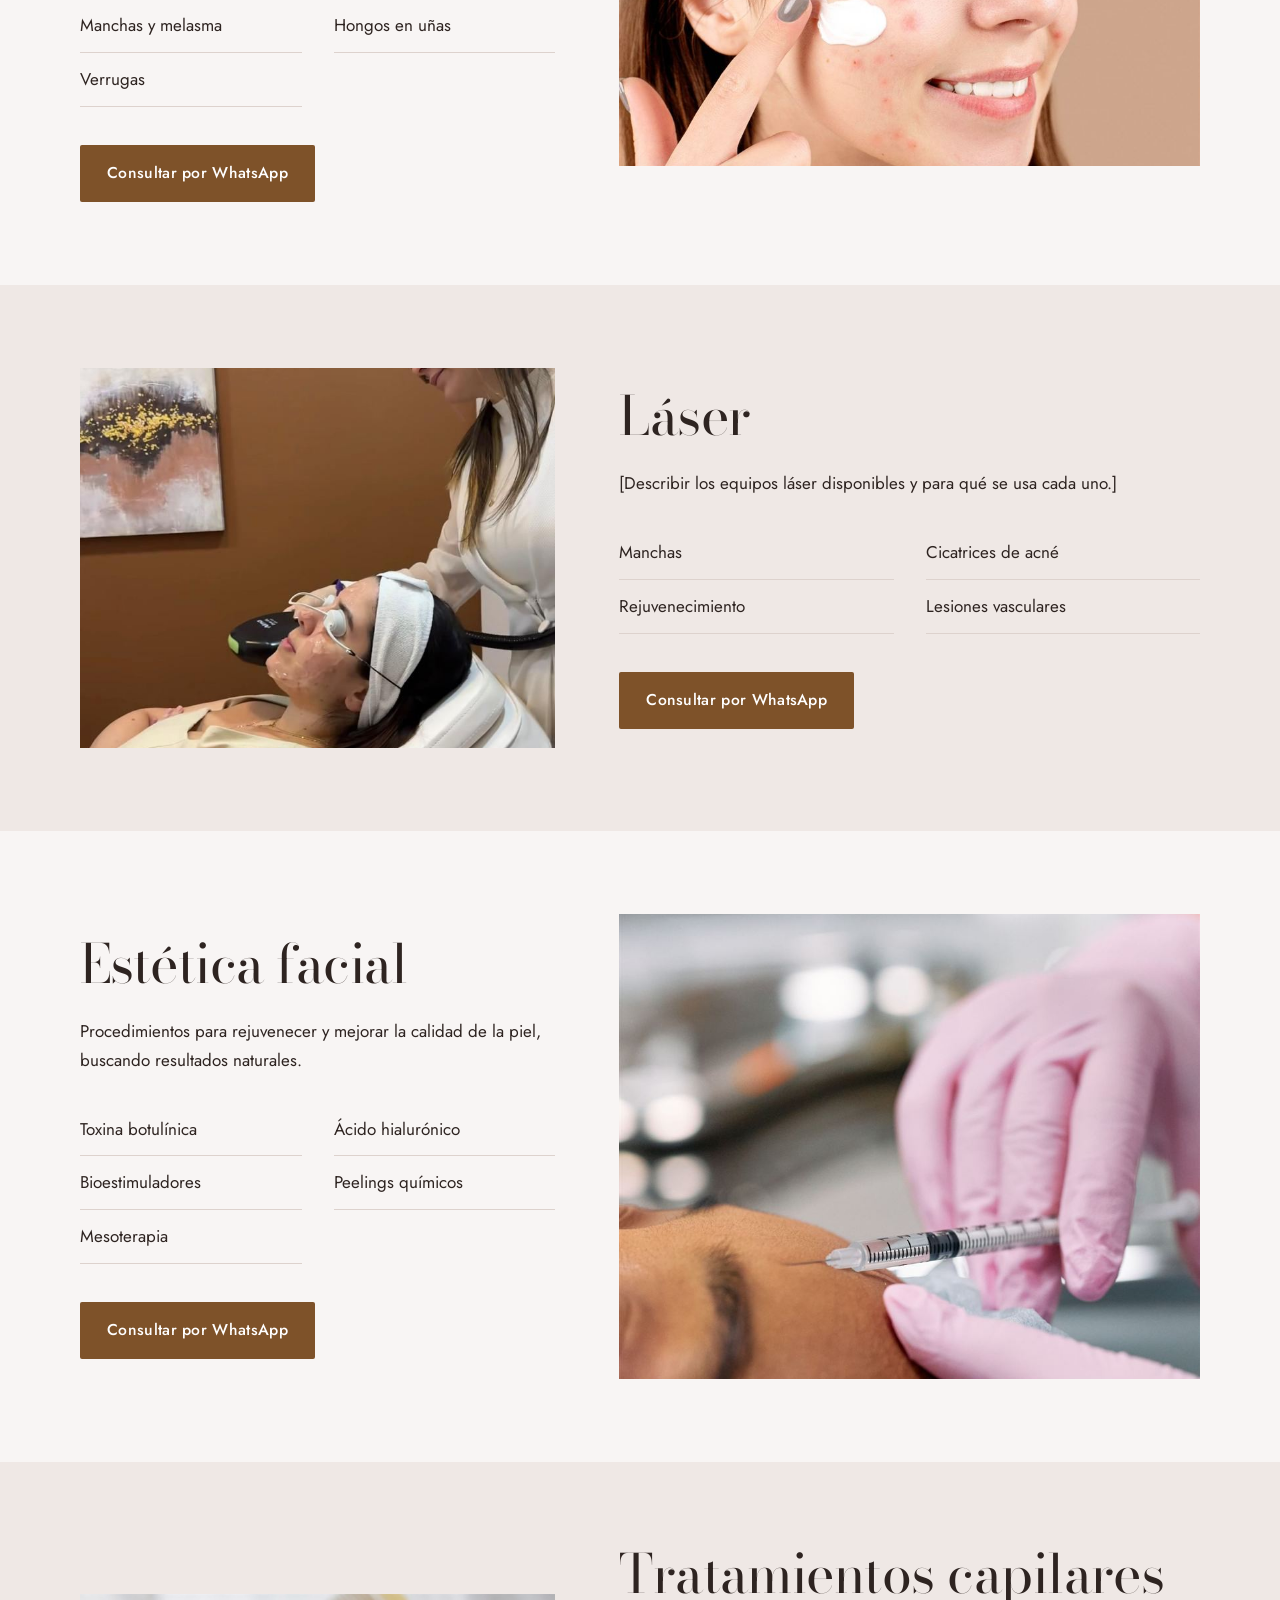
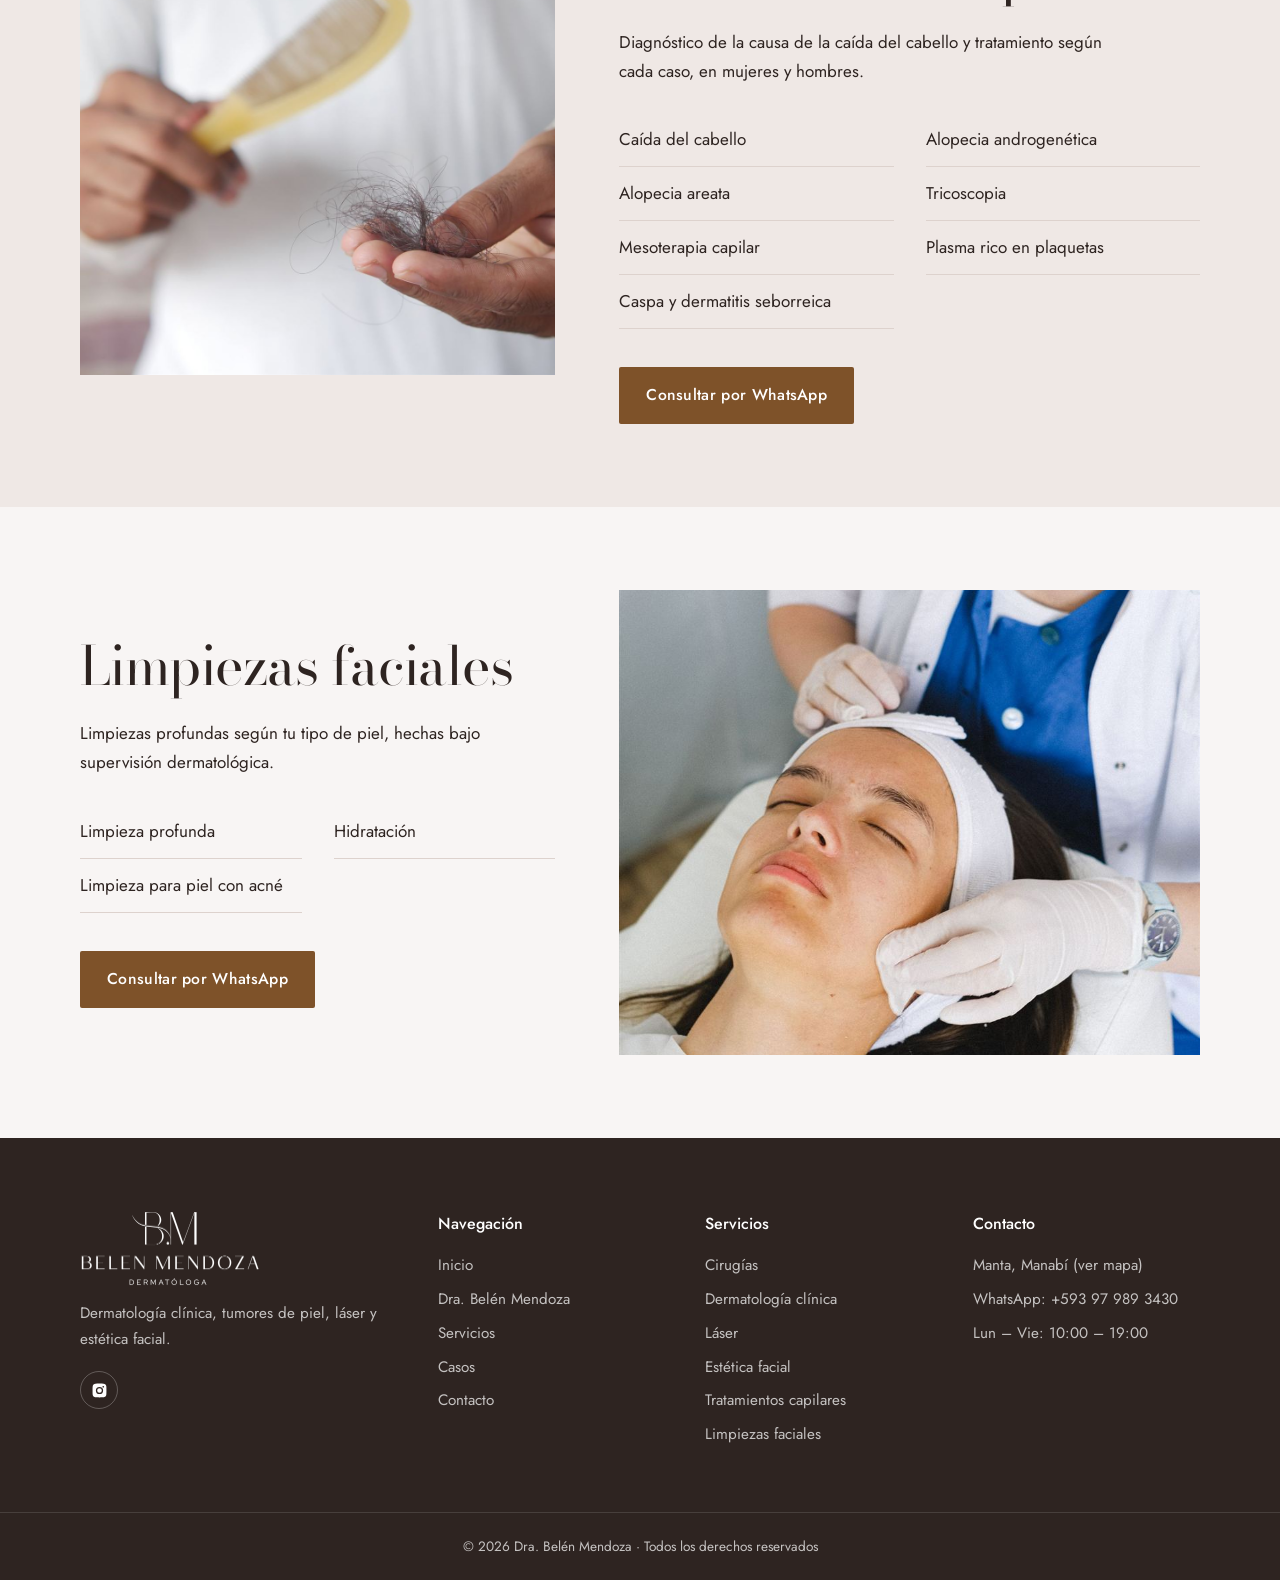
<file: servicios.html>
<!DOCTYPE html>
<html lang="es-EC">
<head>
  <meta charset="UTF-8">
  <meta name="viewport" content="width=device-width, initial-scale=1.0">
  <title>Servicios de dermatología en Manta | Dra. Belén Mendoza</title>
  <meta name="description" content="Cirugía de tumores de piel y lunares, dermatología clínica (acné, rosácea, manchas), láser, botox y rellenos, tratamientos capilares y limpiezas faciales en Manta.">
  <link rel="canonical" href="https://drabelenmendozamacias.com/servicios">
  <meta property="og:title" content="Servicios de dermatología en Manta | Dra. Belén Mendoza">
  <meta property="og:description" content="Cirugía de tumores de piel y lunares, dermatología clínica (acné, rosácea, manchas), láser, botox y rellenos, tratamientos capilares y limpiezas faciales en Manta.">
  <meta property="og:type" content="website">
  <meta property="og:url" content="https://drabelenmendozamacias.com/servicios">
  <meta property="og:locale" content="es_EC">
  <link rel="icon" type="image/png" sizes="32x32" href="assets/brand/favicon-32.png">
  <link rel="icon" type="image/png" sizes="192x192" href="assets/brand/icon-192.png">
  <link rel="apple-touch-icon" href="assets/brand/apple-touch-icon.png">
  <link rel="manifest" href="site.webmanifest">
  <meta name="theme-color" content="#9E6A38">
  <meta property="og:image" content="https://drabelenmendozamacias.com/assets/brand/og-image.png">
  <link rel="preconnect" href="https://fonts.googleapis.com">
  <link rel="preconnect" href="https://fonts.gstatic.com" crossorigin>
  <link href="https://fonts.googleapis.com/css2?family=Bodoni+Moda:ital,opsz,wght@0,6..96,400..600;1,6..96,400&family=Jost:wght@400;500&display=swap" rel="stylesheet">
  <link rel="stylesheet" href="styles.css">
</head>
<body data-page="servicios">
  <svg width="0" height="0" style="position:absolute" aria-hidden="true"><symbol id="i-wa" viewBox="0 0 32 32"><path d="M16 .5C7.4.5.5 7.4.5 16c0 2.7.7 5.4 2.1 7.8L.5 31.5l7.9-2.1c2.3 1.3 4.9 1.9 7.6 1.9 8.6 0 15.5-6.9 15.5-15.5S24.6.5 16 .5zm0 28.2c-2.4 0-4.7-.6-6.8-1.8l-.5-.3-4.7 1.2 1.3-4.6-.3-.5C3.7 20.6 3 18.3 3 16 3 8.8 8.8 3 16 3s13 5.8 13 13-5.8 12.7-13 12.7zm7.1-9.5c-.4-.2-2.3-1.1-2.7-1.3-.4-.1-.6-.2-.9.2-.3.4-1 1.3-1.2 1.5-.2.3-.4.3-.8.1-.4-.2-1.6-.6-3.1-1.9-1.1-1-1.9-2.3-2.1-2.7-.2-.4 0-.6.2-.8l.6-.7c.2-.2.3-.4.4-.7.1-.3 0-.5 0-.7-.1-.2-.9-2.1-1.2-2.9-.3-.8-.6-.7-.9-.7h-.7c-.3 0-.7.1-1 .5-.4.4-1.4 1.3-1.4 3.2s1.4 3.7 1.6 4c.2.3 2.7 4.2 6.6 5.9.9.4 1.7.6 2.2.8.9.3 1.8.3 2.5.2.8-.1 2.3-.9 2.6-1.9.3-.9.3-1.7.2-1.9-.1-.1-.4-.2-.8-.4z"/></symbol></svg>

  <!-- ================= HEADER ================= -->
  <header class="site-header">
    <div class="container">
      <a href="./" class="logo" aria-label="Dra. Belén Mendoza – Inicio">
        <img src="assets/brand/logo-horizontal-caramelo.png" alt="Belen Mendoza Dermatóloga" width="459" height="60">
      </a>

      <button class="nav-toggle" aria-label="Abrir menú" aria-expanded="false"><span></span><span></span><span></span></button>

      <nav class="nav" aria-label="Principal">
        <ul class="nav__list">
          <li><a href="./" class="nav__link" data-page="inicio">Inicio</a></li>
          <li><a href="dra-belen-mendoza" class="nav__link" data-page="doctora">Dra. Belén Mendoza</a></li>
          <li class="has-submenu">
            <a href="servicios" class="nav__link" data-page="servicios" aria-haspopup="true" aria-expanded="false">
              Servicios
              <svg class="nav__caret" viewBox="0 0 10 6" aria-hidden="true"><path d="M1 1l4 4 4-4" stroke="currentColor" stroke-width="1.6" fill="none"/></svg>
            </a>
            <ul class="submenu">
              <li><a href="servicios#cirugias">Cirugías</a></li>
              <li><a href="servicios#clinica">Dermatología clínica</a></li>
              <li><a href="servicios#laser">Láser</a></li>
              <li><a href="servicios#estetica">Estética facial</a></li>
              <li><a href="servicios#capilares">Tratamientos capilares</a></li>
              <li><a href="servicios#limpiezas">Limpiezas faciales</a></li>
            </ul>
          </li>
          <li><a href="casos" class="nav__link" data-page="casos">Casos</a></li>
          <li><a href="contacto" class="nav__link" data-page="contacto">Contacto</a></li>
        </ul>
        <a class="btn btn--primary header-cta" href="contacto" data-wa>
          <svg viewBox="0 0 32 32" aria-hidden="true"><path d="M16 .5C7.4.5.5 7.4.5 16c0 2.7.7 5.4 2.1 7.8L.5 31.5l7.9-2.1c2.3 1.3 4.9 1.9 7.6 1.9 8.6 0 15.5-6.9 15.5-15.5S24.6.5 16 .5zm0 28.2c-2.4 0-4.7-.6-6.8-1.8l-.5-.3-4.7 1.2 1.3-4.6-.3-.5C3.7 20.6 3 18.3 3 16 3 8.8 8.8 3 16 3s13 5.8 13 13-5.8 12.7-13 12.7zm7.1-9.5c-.4-.2-2.3-1.1-2.7-1.3-.4-.1-.6-.2-.9.2-.3.4-1 1.3-1.2 1.5-.2.3-.4.3-.8.1-.4-.2-1.6-.6-3.1-1.9-1.1-1-1.9-2.3-2.1-2.7-.2-.4 0-.6.2-.8l.6-.7c.2-.2.3-.4.4-.7.1-.3 0-.5 0-.7-.1-.2-.9-2.1-1.2-2.9-.3-.8-.6-.7-.9-.7h-.7c-.3 0-.7.1-1 .5-.4.4-1.4 1.3-1.4 3.2s1.4 3.7 1.6 4c.2.3 2.7 4.2 6.6 5.9.9.4 1.7.6 2.2.8.9.3 1.8.3 2.5.2.8-.1 2.3-.9 2.6-1.9.3-.9.3-1.7.2-1.9-.1-.1-.4-.2-.8-.4z"/></svg>
          Agendar cita
        </a>
      </nav>
    </div>
  </header>

  <main>

    <section class="page-hero page-hero--left">
      <div class="container">
        <h1>Servicios de dermatología</h1>
        <p>En Manta, desde el diagnóstico y la cirugía de una lesión hasta el láser y la estética facial, siempre con criterio médico.</p>
      </div>
    </section>

    <!-- Barra de acceso rápido a cada servicio -->
    <nav class="service-nav" aria-label="Servicios">
      <ul>
        <li><a href="#cirugias">Cirugías</a></li>
        <li><a href="#clinica">Dermatología clínica</a></li>
        <li><a href="#laser">Láser</a></li>
        <li><a href="#estetica">Estética facial</a></li>
        <li><a href="#capilares">Tratamientos capilares</a></li>
        <li><a href="#limpiezas">Limpiezas faciales</a></li>
      </ul>
    </nav>

    <!-- Para agregar un servicio: copia una <section class="service"> completa,
         cambia el id y agrega el enlace en la barra de arriba, el submenú y el footer. -->

    <!-- ================= CIRUGÍAS ================= -->
    <section class="service service--dark" id="cirugias">
      <div class="container service__grid">
        <figure class="service__media">
          <img src="assets/img/cirugias.jpg" alt="La Dra. Belén Mendoza realizando una cirugía dermatológica" width="960" height="1280" style="object-position: center 30%">
        </figure>
        <div class="service__text">
          <p class="service__tag">Especialidad</p>
          <h2>Cirugías</h2>
          <p>Extirpación de tumores de piel benignos y malignos (carcinoma basocelular, carcinoma espinocelular, melanoma), lunares, quistes y lipomas. Cada pieza se estudia al microscopio para confirmar el diagnóstico.</p>
          <ul class="treatments">
            <li>Cirugía de tumores de piel</li>
            <li>Extirpación de lunares</li>
            <li>Quistes y lipomas</li>
            <li>Biopsia de piel</li>
            <li>Estudio dermatopatológico</li>
            <li>Revisión de lunares con dermatoscopia</li>
          </ul>
          <a class="btn btn--light" href="contacto" data-wa="Hola Dra. Belén, quisiera información sobre una cirugía dermatológica.">Consultar por WhatsApp</a>
        </div>
      </div>
    </section>

    <!-- ================= CLÍNICA ================= -->
    <section class="service" id="clinica">
      <div class="container service__grid service__grid--reverse">
        <figure class="service__media">
          <img src="assets/img/s-clinica.jpg" alt="Cuidado de la piel con acné" loading="lazy">
        </figure>
        <div class="service__text">
          <h2>Dermatología clínica</h2>
          <p>Diagnóstico y tratamiento de enfermedades de la piel, el cabello y las uñas, en niños y adultos.</p>
          <ul class="treatments">
            <li>Acné</li>
            <li>Rosácea</li>
            <li>Dermatitis</li>
            <li>Psoriasis</li>
            <li>Manchas y melasma</li>
            <li>Hongos en uñas</li>
            <li>Verrugas</li>
          </ul>
          <a class="btn btn--primary" href="contacto" data-wa="Hola Dra. Belén, quisiera agendar una consulta dermatológica.">Consultar por WhatsApp</a>
        </div>
      </div>
    </section>

    <!-- ================= LÁSER ================= -->
    <section class="service service--tint" id="laser">
      <div class="container service__grid">
        <figure class="service__media">
          <img src="assets/img/s-laser.jpg" alt="La Dra. Belén Mendoza realizando un tratamiento láser" loading="lazy">
        </figure>
        <div class="service__text">
          <h2>Láser</h2>
          <p>[Describir los equipos láser disponibles y para qué se usa cada uno.]</p>
          <ul class="treatments">
            <li>Manchas</li>
            <li>Cicatrices de acné</li>
            <li>Rejuvenecimiento</li>
            <li>Lesiones vasculares</li>
          </ul>
          <a class="btn btn--primary" href="contacto" data-wa="Hola Dra. Belén, quisiera información sobre tratamientos con láser.">Consultar por WhatsApp</a>
        </div>
      </div>
    </section>

    <!-- ================= ESTÉTICA ================= -->
    <section class="service" id="estetica">
      <div class="container service__grid service__grid--reverse">
        <figure class="service__media">
          <img src="assets/img/s-estetica.jpg" alt="Aplicación de toxina botulínica en la frente" loading="lazy">
        </figure>
        <div class="service__text">
          <h2>Estética facial</h2>
          <p>Procedimientos para rejuvenecer y mejorar la calidad de la piel, buscando resultados naturales.</p>
          <ul class="treatments">
            <li>Toxina botulínica</li>
            <li>Ácido hialurónico</li>
            <li>Bioestimuladores</li>
            <li>Peelings químicos</li>
            <li>Mesoterapia</li>
          </ul>
          <a class="btn btn--primary" href="contacto" data-wa="Hola Dra. Belén, quisiera información sobre estética facial.">Consultar por WhatsApp</a>
        </div>
      </div>
    </section>

    <!-- ================= CAPILARES ================= -->
    <section class="service service--tint" id="capilares">
      <div class="container service__grid">
        <figure class="service__media">
          <img src="assets/img/s-capilares.jpg" alt="Cabello caído en un peine" loading="lazy">
        </figure>
        <div class="service__text">
          <h2>Tratamientos capilares</h2>
          <p>Diagnóstico de la causa de la caída del cabello y tratamiento según cada caso, en mujeres y hombres.</p>
          <ul class="treatments">
            <li>Caída del cabello</li>
            <li>Alopecia androgenética</li>
            <li>Alopecia areata</li>
            <li>Tricoscopia</li>
            <li>Mesoterapia capilar</li>
            <li>Plasma rico en plaquetas</li>
            <li>Caspa y dermatitis seborreica</li>
          </ul>
          <a class="btn btn--primary" href="contacto" data-wa="Hola Dra. Belén, quisiera información sobre tratamientos capilares.">Consultar por WhatsApp</a>
        </div>
      </div>
    </section>

    <!-- ================= LIMPIEZAS ================= -->
    <section class="service" id="limpiezas">
      <div class="container service__grid service__grid--reverse">
        <figure class="service__media">
          <img src="assets/img/s-limpiezas.jpg" alt="Limpieza facial en consultorio" loading="lazy">
        </figure>
        <div class="service__text">
          <h2>Limpiezas faciales</h2>
          <p>Limpiezas profundas según tu tipo de piel, hechas bajo supervisión dermatológica.</p>
          <ul class="treatments">
            <li>Limpieza profunda</li>
            <li>Hidratación</li>
            <li>Limpieza para piel con acné</li>
          </ul>
          <a class="btn btn--primary" href="contacto" data-wa="Hola Dra. Belén, quisiera agendar una limpieza facial.">Consultar por WhatsApp</a>
        </div>
      </div>
    </section>

  </main>

  <!-- ================= FOOTER ================= -->
  <footer class="site-footer">
    <div class="container footer-grid">
      <div>
        <img class="footer-logo" src="assets/brand/logo-blanco.png" alt="Belen Mendoza Dermatóloga" width="200" height="86" loading="lazy">
        <p style="margin-top:14px">Dermatología clínica, tumores de piel, láser y estética facial.</p>
        <div class="social">
          <a href="https://www.instagram.com/dra.belen.dermatologa/" target="_blank" rel="noopener" aria-label="Instagram"><svg viewBox="0 0 24 24"><path d="M12 2.2c3.2 0 3.6 0 4.8.1 1.2.1 1.8.2 2.2.4.6.2 1 .5 1.4.9.4.4.7.8.9 1.4.2.4.4 1 .4 2.2.1 1.3.1 1.6.1 4.8s0 3.6-.1 4.8c-.1 1.2-.2 1.8-.4 2.2-.2.6-.5 1-.9 1.4-.4.4-.8.7-1.4.9-.4.2-1 .4-2.2.4-1.3.1-1.6.1-4.8.1s-3.6 0-4.8-.1c-1.2-.1-1.8-.2-2.2-.4-.6-.2-1-.5-1.4-.9-.4-.4-.7-.8-.9-1.4-.2-.4-.4-1-.4-2.2C2.2 15.6 2.2 15.2 2.2 12s0-3.6.1-4.8c.1-1.2.2-1.8.4-2.2.2-.6.5-1 .9-1.4.4-.4.8-.7 1.4-.9.4-.2 1-.4 2.2-.4C8.4 2.2 8.8 2.2 12 2.2zm0 4.7a5.1 5.1 0 100 10.2 5.1 5.1 0 000-10.2zm0 8.4a3.3 3.3 0 110-6.6 3.3 3.3 0 010 6.6zm5.3-9.8a1.2 1.2 0 100 2.4 1.2 1.2 0 000-2.4z"/></svg></a>
        </div>
      </div>
      <div>
        <h4>Navegación</h4>
        <ul>
          <li><a href="./">Inicio</a></li>
          <li><a href="dra-belen-mendoza">Dra. Belén Mendoza</a></li>
          <li><a href="servicios">Servicios</a></li>
          <li><a href="casos">Casos</a></li>
          <li><a href="contacto">Contacto</a></li>
        </ul>
      </div>
      <div>
        <h4>Servicios</h4>
        <ul>
          <li><a href="servicios#cirugias">Cirugías</a></li>
          <li><a href="servicios#clinica">Dermatología clínica</a></li>
          <li><a href="servicios#laser">Láser</a></li>
          <li><a href="servicios#estetica">Estética facial</a></li>
          <li><a href="servicios#capilares">Tratamientos capilares</a></li>
          <li><a href="servicios#limpiezas">Limpiezas faciales</a></li>
        </ul>
      </div>
      <div>
        <h4>Contacto</h4>
        <ul>
          <li><a href="https://maps.app.goo.gl/tLq8sHxndpyEuzyE6" target="_blank" rel="noopener">Manta, Manabí (ver mapa)</a></li>
          <li><a href="contacto" data-wa>WhatsApp: +593 97 989 3430</a></li>
          <li>Lun – Vie: 10:00 – 19:00</li>
        </ul>
      </div>
    </div>
    <div class="footer-bottom">© <span data-year>2026</span> Dra. Belén Mendoza · Todos los derechos reservados</div>
  </footer>

  <!-- Botón flotante WhatsApp -->
  <a class="wa-float" href="contacto" data-wa aria-label="Escribir por WhatsApp">
    <svg viewBox="0 0 32 32" aria-hidden="true"><path d="M16 .5C7.4.5.5 7.4.5 16c0 2.7.7 5.4 2.1 7.8L.5 31.5l7.9-2.1c2.3 1.3 4.9 1.9 7.6 1.9 8.6 0 15.5-6.9 15.5-15.5S24.6.5 16 .5zm0 28.2c-2.4 0-4.7-.6-6.8-1.8l-.5-.3-4.7 1.2 1.3-4.6-.3-.5C3.7 20.6 3 18.3 3 16 3 8.8 8.8 3 16 3s13 5.8 13 13-5.8 12.7-13 12.7zm7.1-9.5c-.4-.2-2.3-1.1-2.7-1.3-.4-.1-.6-.2-.9.2-.3.4-1 1.3-1.2 1.5-.2.3-.4.3-.8.1-.4-.2-1.6-.6-3.1-1.9-1.1-1-1.9-2.3-2.1-2.7-.2-.4 0-.6.2-.8l.6-.7c.2-.2.3-.4.4-.7.1-.3 0-.5 0-.7-.1-.2-.9-2.1-1.2-2.9-.3-.8-.6-.7-.9-.7h-.7c-.3 0-.7.1-1 .5-.4.4-1.4 1.3-1.4 3.2s1.4 3.7 1.6 4c.2.3 2.7 4.2 6.6 5.9.9.4 1.7.6 2.2.8.9.3 1.8.3 2.5.2.8-.1 2.3-.9 2.6-1.9.3-.9.3-1.7.2-1.9-.1-.1-.4-.2-.8-.4z"/></svg>
  </a>

  <script src="script.js"></script>
</body>
</html>
</file>
<file: styles.css>
/* =========================================================
   Dra. Belén Mendoza — Dermatología
   Hoja de estilos principal

   Sistema:
   - Bodoni Moda (títulos): misma familia didona del monograma B.M
   - Jost (texto): geométrica, como las mayúsculas del logo
   - Colores de marca usados como bloques sólidos, igual que en los
     archivos del logo (caramelo, topo, rosa topo)
   - Motivo: el lente / dermatoscopio (círculo) solo en el hero
   ========================================================= */

:root {
  /* Marca */
  --caramel: #9E6A38;
  --caramel-deep: #7E5229;   /* botones y enlaces sobre fondo claro (AA con blanco) */
  --taupe: #84726D;
  --rose: #BCAFAC;
  --rose-tint: #EFE8E5;
  --porcelain: #F8F5F4;
  --cacao: #2E2421;

  /* Roles */
  --bg: var(--porcelain);
  --surface: #ffffff;
  --ink: var(--cacao);
  --ink-soft: #66574F;
  --line: #DDD2CD;
  --wa: #25D366;

  --font-display: "Bodoni Moda", "Didot", Georgia, serif;
  --font-body: "Jost", "Futura", system-ui, sans-serif;

  --header-h: 84px;
  --max-w: 1200px;
  --gutter: clamp(20px, 4vw, 40px);
}

*,
*::before,
*::after { box-sizing: border-box; }

html { scroll-behavior: smooth; scroll-padding-top: calc(var(--header-h) + 60px); }

body {
  margin: 0;
  font-family: var(--font-body);
  font-size: 17px;
  line-height: 1.7;
  color: var(--ink);
  background: var(--bg);
  -webkit-font-smoothing: antialiased;
}

img { max-width: 100%; display: block; }
a { color: inherit; text-decoration: none; }
figure { margin: 0; }

h1, h2, h3 {
  font-family: var(--font-display);
  font-weight: 400;
  line-height: 1.08;
  letter-spacing: -0.01em;
  margin: 0 0 .45em;
  font-optical-sizing: auto;
}
h1 { font-size: clamp(2.9rem, 6.6vw, 5.6rem); }
h2 { font-size: clamp(2.2rem, 4.2vw, 3.5rem); }
h3 { font-size: 1.5rem; line-height: 1.2; }
p  { margin: 0 0 1em; }

:focus-visible { outline: 2px solid var(--caramel); outline-offset: 3px; }

.container { width: 100%; max-width: var(--max-w); margin: 0 auto; padding: 0 var(--gutter); }
.section { padding: clamp(56px, 7vw, 92px) 0; }
.section--tint { background: var(--rose-tint); }

.section-intro { max-width: 560px; margin-bottom: 36px; }
.section-intro p { color: var(--ink-soft); font-size: 1.05rem; }
.section-intro--light p { color: rgba(255, 255, 255, .78); }
.center-link { text-align: center; margin: 48px 0 0; }

/* ---------- Botones ---------- */
.btn {
  display: inline-flex;
  align-items: center;
  justify-content: center;
  gap: 10px;
  padding: 14px 26px;
  border-radius: 2px;
  font-family: var(--font-body);
  font-weight: 500;
  font-size: .98rem;
  letter-spacing: .02em;
  border: 1px solid transparent;
  cursor: pointer;
  transition: background-color .2s, color .2s, border-color .2s;
}
.btn svg { width: 19px; height: 19px; fill: currentColor; flex-shrink: 0; }
.btn--primary { background: var(--caramel-deep); color: #fff; }
.btn--primary:hover { background: var(--cacao); }
.btn--outline { border-color: var(--caramel-deep); color: var(--caramel-deep); }
.btn--outline:hover { background: var(--caramel-deep); color: #fff; }
.btn--light { background: #fff; color: var(--cacao); }
.btn--light:hover { background: var(--rose); }
.btn--outline-light { border-color: rgba(255, 255, 255, .7); color: #fff; }
.btn--outline-light:hover { background: #fff; color: var(--cacao); }

.link-quiet {
  font-weight: 500;
  color: var(--caramel-deep);
  border-bottom: 1px solid currentColor;
  padding-bottom: 2px;
}
.link-quiet:hover { color: var(--cacao); }

/* ---------- Header ---------- */
.site-header {
  position: sticky;
  top: 0;
  z-index: 100;
  height: var(--header-h);
  background: rgba(248, 245, 244, .95);
  backdrop-filter: blur(10px);
  border-bottom: 1px solid var(--line);
}
.site-header .container {
  height: 100%;
  display: flex;
  align-items: center;
  justify-content: space-between;
  gap: 24px;
}
.logo { display: flex; align-items: center; flex-shrink: 0; }
.logo img { height: 46px; width: auto; }

.nav { display: flex; align-items: center; gap: 8px; }
.nav__list { display: flex; align-items: center; gap: 2px; list-style: none; margin: 0; padding: 0; }
.nav__link {
  position: relative;
  display: flex;
  align-items: center;
  gap: 6px;
  padding: 10px 13px;
  font-size: .95rem;
  color: var(--ink);
  transition: color .2s;
}
.nav__link:hover { color: var(--caramel-deep); }
.nav__link.is-active { color: var(--caramel-deep); }
.nav__link.is-active::after {
  content: "";
  position: absolute;
  left: 13px;
  right: 13px;
  bottom: 4px;
  height: 1px;
  background: currentColor;
}
.nav__caret { width: 10px; height: 10px; transition: transform .2s; }

.has-submenu { position: relative; }
.submenu {
  position: absolute;
  top: calc(100% + 8px);
  left: 0;
  min-width: 240px;
  list-style: none;
  margin: 0;
  padding: 8px 0;
  background: var(--surface);
  border-top: 2px solid var(--caramel);
  box-shadow: 0 18px 40px rgba(46, 36, 33, .12);
  opacity: 0;
  visibility: hidden;
  transform: translateY(6px);
  transition: opacity .18s, transform .18s, visibility .18s;
}
.submenu a { display: block; padding: 10px 20px; font-size: .95rem; }
.submenu a:hover { background: var(--rose-tint); color: var(--caramel-deep); }
.has-submenu:hover .submenu,
.has-submenu:focus-within .submenu,
.has-submenu.is-open .submenu { opacity: 1; visibility: visible; transform: none; }
.has-submenu:hover .nav__caret,
.has-submenu.is-open .nav__caret { transform: rotate(180deg); }

.header-cta { margin-left: 10px; padding: 11px 20px; }

.nav-toggle {
  display: none;
  width: 44px;
  height: 44px;
  border: 0;
  background: none;
  cursor: pointer;
  padding: 10px;
}
.nav-toggle span { display: block; height: 1.5px; margin: 6px 0; background: var(--cacao); transition: transform .25s, opacity .25s; }
.nav-open .nav-toggle span:nth-child(1) { transform: translateY(7.5px) rotate(45deg); }
.nav-open .nav-toggle span:nth-child(2) { opacity: 0; }
.nav-open .nav-toggle span:nth-child(3) { transform: translateY(-7.5px) rotate(-45deg); }

/* ---------- Placeholder de fotos (temporal) ---------- */
.ph {
  position: relative;
  display: flex;
  align-items: center;
  justify-content: center;
  text-align: center;
  background: var(--rose-tint);
  color: var(--taupe);
  font-size: .9rem;
  overflow: hidden;
}
.ph img { position: absolute; inset: 0; width: 100%; height: 100%; object-fit: cover; }

/* Línea pequeña sobre el titular y fila de áreas (igual que la línea del logo) */
.hero__kicker { font-size: 1rem; color: var(--caramel-deep); margin-bottom: 18px; }
.disciplines { display: flex; flex-wrap: wrap; list-style: none; margin: 0; padding: 0; color: var(--taupe); font-size: .95rem; }
.disciplines li + li::before { content: ""; display: inline-block; width: 1px; height: .9em; margin: 0 14px; vertical-align: -1px; background: var(--rose); }

/* ---------- Portada: imagen a todo el ancho ---------- */
.cover {
  position: relative;
  min-height: clamp(520px, 82vh, 780px);
  display: flex;
  align-items: center;
  overflow: hidden;
  background: var(--cacao);
  color: #fff;
}
.cover__media { position: absolute; inset: 0; }
.cover__media img,
.cover__media video { width: 100%; height: 100%; object-fit: cover; object-position: 70% 30%; }
/* Degradado para que el texto se lea sobre cualquier foto */
.cover__media::after {
  content: "";
  position: absolute;
  inset: 0;
  background: linear-gradient(90deg, rgba(46, 36, 33, .85) 0%, rgba(46, 36, 33, .6) 38%, rgba(46, 36, 33, 0) 72%);
}
.cover__content { position: relative; z-index: 1; padding-top: 64px; padding-bottom: 64px; }
.cover__kicker { font-family: var(--font-body); font-size: 1rem; font-weight: 400; letter-spacing: 0; line-height: 1.5; color: var(--rose); margin: 0 0 18px; }
.cover__title { font-family: var(--font-display); font-size: clamp(2.9rem, 6.6vw, 5.6rem); line-height: 1.08; letter-spacing: -0.01em; color: #fff; max-width: 9ch; margin: 0 0 26px; }
.cover__lead { font-size: 1.15rem; color: rgba(255, 255, 255, .86); max-width: 42ch; }
.cover__actions { display: flex; flex-wrap: wrap; align-items: center; gap: 28px; margin-top: 34px; }
.link-light { color: #fff; font-weight: 500; border-bottom: 1px solid rgba(255, 255, 255, .6); padding-bottom: 2px; }
.link-light:hover { border-color: #fff; }

@media (prefers-reduced-motion: no-preference) {
  .cover__media img { animation: kenburns 9s ease-out both; }
  .cover__content > * { animation: rise 1s cubic-bezier(.2, .7, .2, 1) both; }
  .cover__content > :nth-child(2) { animation-delay: .15s; }
  .cover__content > :nth-child(3) { animation-delay: .3s; }
  .cover__content > :nth-child(4) { animation-delay: .45s; }
}
@keyframes kenburns { from { transform: scale(1.18) translateX(2%); } to { transform: none; } }
@keyframes rise { from { transform: translateY(24px); opacity: 0; } }

/* ---------- La doctora (resumen en el Inicio) ---------- */
.intro-dra { padding: clamp(56px, 7vw, 92px) 0; }
.intro-dra__grid { display: grid; grid-template-columns: .85fr 1fr; gap: clamp(40px, 6vw, 96px); align-items: center; }
.intro-dra__photo { position: relative; aspect-ratio: 4 / 5; }
.intro-dra__photo::before { content: ""; position: absolute; inset: -6% 8% 6% -6%; background: var(--rose-tint); }
.intro-dra__photo img { position: relative; width: 100%; height: 100%; object-fit: cover; object-position: center 15%; }
.intro-dra__lead { font-size: 1.12rem; color: var(--ink-soft); max-width: 50ch; }
.facts { margin: 30px 0 34px; border-top: 1px solid var(--line); }
.facts div { display: grid; grid-template-columns: 130px 1fr; gap: 16px; padding: 13px 0; border-bottom: 1px solid var(--line); }
.facts dt { color: var(--ink-soft); font-size: .92rem; }
.facts dd { margin: 0; }

/* ---------- Servicios en cuadros ---------- */
.tiles { display: grid; grid-template-columns: repeat(3, minmax(0, 1fr)); gap: 6px; }
.tile {
  position: relative;
  aspect-ratio: 4 / 3.4;
  overflow: hidden;
  background: var(--cacao);
  color: #fff;
}
.tile img { position: absolute; inset: 0; width: 100%; height: 100%; object-fit: cover; transition: transform .6s cubic-bezier(.2, .7, .2, 1); }
.tile::after {
  content: "";
  position: absolute;
  inset: 0;
  background: linear-gradient(180deg, rgba(46, 36, 33, 0) 35%, rgba(46, 36, 33, .82) 100%);
  transition: background-color .3s;
}
.tile__body { position: absolute; left: 0; right: 0; bottom: 0; z-index: 1; padding: 24px 26px; display: flex; flex-direction: column; gap: 4px; }
.tile__name { font-family: var(--font-display); font-size: clamp(1.5rem, 2.4vw, 2rem); line-height: 1.1; }
.tile__desc { font-size: .93rem; color: rgba(255, 255, 255, .82); }
.tile:hover img { transform: scale(1.06); }
.tile:hover::after { background-color: rgba(126, 82, 41, .25); }

/* ---------- Novedades: carrete ---------- */
.reel__stage { position: relative; aspect-ratio: 16 / 7.5; overflow: hidden; background: var(--cacao); }
.reel__item { position: absolute; inset: 0; opacity: 0; visibility: hidden; transition: opacity .9s ease, visibility .9s; }
.reel__item.is-active { opacity: 1; visibility: visible; }
.reel__item img { width: 100%; height: 100%; object-fit: cover; }
.reel__item::after { content: ""; position: absolute; inset: 0; background: linear-gradient(0deg, rgba(46, 36, 33, .88) 0%, rgba(46, 36, 33, .2) 55%, rgba(46, 36, 33, 0) 100%); }
.reel__caption { position: absolute; left: 0; right: 0; bottom: 0; z-index: 1; padding: clamp(24px, 4vw, 48px); color: #fff; max-width: 720px; }
.reel__caption h3 { color: #fff; font-size: clamp(1.7rem, 3.2vw, 2.6rem); margin-bottom: 8px; }
.reel__caption p { margin: 0; color: rgba(255, 255, 255, .85); }
.reel__caption .reel__meta { display: flex; gap: 12px; margin-bottom: 10px; font-size: .93rem; }
.reel__meta span { color: var(--rose); }
@media (prefers-reduced-motion: no-preference) {
  .reel__item.is-active img { animation: reel-drift 7s ease-out both; }
}
@keyframes reel-drift { from { transform: scale(1.08); } to { transform: none; } }

/* Miniaturas como tira de película, con barra de progreso en la activa */
.reel__thumbs { display: grid; grid-template-columns: repeat(4, minmax(0, 1fr)); gap: 6px; margin-top: 6px; }
.reel__thumb {
  position: relative;
  display: grid;
  grid-template-columns: 64px minmax(0, 1fr);
  align-items: center;
  gap: 14px;
  padding: 10px;
  border: 0;
  background: var(--surface);
  color: var(--ink);
  font: inherit;
  text-align: left;
  cursor: pointer;
}
.reel__thumb img { width: 64px; height: 48px; object-fit: cover; opacity: .6; transition: opacity .3s; }
.reel__thumb span { font-size: .9rem; line-height: 1.3; color: var(--ink-soft); overflow: hidden; display: -webkit-box; -webkit-line-clamp: 2; -webkit-box-orient: vertical; }
.reel__thumb::after { content: ""; position: absolute; left: 0; bottom: 0; height: 2px; width: 0; background: var(--caramel); }
.reel__thumb:hover img,
.reel__thumb.is-active img { opacity: 1; }
.reel__thumb.is-active span { color: var(--ink); }
.reel__thumb.is-active::after { width: 100%; }
.reel.is-playing .reel__thumb.is-active::after { animation: progress var(--reel-time, 6s) linear both; }
@keyframes progress { from { width: 0; } to { width: 100%; } }

/* ---------- Banda sobre la doctora (topo) ---------- */
.about-band { background: var(--taupe); color: #fff; padding: clamp(56px, 7vw, 92px) 0; }
.about-band h2 { color: #fff; }
.about-band__grid { display: grid; grid-template-columns: .85fr 1fr; gap: clamp(40px, 6vw, 90px); align-items: center; }
.about-band__photo { aspect-ratio: 4 / 5; overflow: hidden; }
.about-band__photo img { width: 100%; height: 100%; object-fit: cover; object-position: center 15%; }
.about-band__mono { width: 92px; height: auto; margin-bottom: 26px; opacity: .9; }
.about-band__text > p { color: rgba(255, 255, 255, .86); max-width: 52ch; }
.creds { margin: 30px 0 38px; border-top: 1px solid rgba(255, 255, 255, .25); }
.creds div { display: grid; grid-template-columns: 150px 1fr; gap: 16px; padding: 12px 0; border-bottom: 1px solid rgba(255, 255, 255, .25); }
.creds dt { color: rgba(255, 255, 255, .7); font-size: .92rem; }
.creds dd { margin: 0; }

/* ---------- Banda final ---------- */
.cta-band { background: var(--rose); color: var(--cacao); text-align: center; padding: clamp(52px, 7vw, 84px) 0; }
.cta-band h2 { max-width: 18ch; margin-left: auto; margin-right: auto; }
.cta-band p { max-width: 46ch; margin: 0 auto 30px; color: #4A3C37; }

/* ---------- Encabezado de páginas internas ---------- */
.page-hero { padding: clamp(48px, 6vw, 80px) 0 clamp(36px, 4.5vw, 56px); text-align: center; }
.page-hero p { max-width: 54ch; margin: 0 auto; color: var(--ink-soft); font-size: 1.1rem; }
.page-hero--left { text-align: left; }
.page-hero--left p { margin: 0; }

/* ---------- Página Dra.: perfil ---------- */
.profile { padding: clamp(40px, 5vw, 72px) 0 clamp(56px, 7vw, 92px); }
.profile__grid { display: grid; grid-template-columns: .8fr 1fr; gap: clamp(40px, 6vw, 88px); align-items: center; }
.profile__photo { position: relative; aspect-ratio: 3 / 4; }
.profile__photo::before {
  content: "";
  position: absolute;
  inset: 8% -8% -8% 8%;
  background: var(--rose);
}
.profile__photo img { position: relative; width: 100%; height: 100%; object-fit: cover; object-position: center 15%; }
.profile h1 { font-size: clamp(2.8rem, 6vw, 5rem); max-width: 10ch; }
.profile__lead { font-size: 1.15rem; }
.profile__text > p { max-width: 54ch; color: var(--ink-soft); }
.profile .disciplines { margin: 28px 0 36px; }

/* Formación: sí es una secuencia, por eso lleva años */
.timeline { list-style: none; margin: 0; padding: 0; border-top: 1px solid var(--line); }
.timeline li { display: grid; grid-template-columns: 200px minmax(0, 1fr) 96px; gap: 28px; padding: 20px 0; border-bottom: 1px solid var(--line); align-items: center; }
.timeline__year { font-family: var(--font-display); font-size: clamp(1.7rem, 2.6vw, 2.2rem); color: var(--caramel); line-height: 1; }
.timeline h3 { margin-bottom: 6px; }
.timeline p { color: var(--ink-soft); margin: 0; max-width: 60ch; }
/* Foto pequeña de cada etapa */
.timeline__photo { width: 96px; aspect-ratio: 4 / 5; overflow: hidden; box-shadow: 0 10px 24px rgba(46, 36, 33, .14); transform: rotate(2deg); transition: transform .3s; }
.timeline li:nth-child(even) .timeline__photo { transform: rotate(-2deg); }
.timeline__photo:hover { transform: rotate(0) scale(1.04); }
.timeline__photo img { width: 100%; height: 100%; object-fit: cover; object-position: center 25%; }


.cta-band__actions { display: flex; flex-wrap: wrap; justify-content: center; gap: 14px; }

.split-intro { display: grid; grid-template-columns: 1fr 1.3fr; gap: clamp(32px, 6vw, 90px); align-items: start; }
/* Sociedades: un bloque de color de la marca por sociedad, con la sigla en grande */
.societies { list-style: none; margin: 0; padding: 0; display: grid; grid-template-columns: repeat(4, minmax(0, 1fr)); gap: 6px; }
.society { display: flex; flex-direction: column; background: var(--surface); }
.society__mark {
  display: flex;
  align-items: flex-end;
  min-height: 150px;
  padding: 22px 24px;
  font-family: var(--font-display);
  font-size: clamp(2rem, 3.4vw, 2.8rem);
  line-height: 1;
  letter-spacing: .02em;
  color: #fff;
}
.society--caramel .society__mark { background: var(--caramel); }
.society--taupe .society__mark { background: var(--taupe); }
.society--cacao .society__mark { background: var(--cacao); }
.society--rose .society__mark { background: var(--rose); color: var(--cacao); }
.society__body { padding: 20px 24px 24px; display: flex; flex-direction: column; gap: 6px; flex: 1; }
.society__body h3 { font-size: 1.2rem; margin: 0; }
.society__body p { margin: 0; color: var(--ink-soft); font-size: .92rem; }

/* Trabajos presentados: cifras del CV + fichas por trabajo */
.pubs-head { display: flex; flex-wrap: wrap; align-items: flex-end; justify-content: space-between; gap: 24px 48px; margin-bottom: 36px; }
.pubs-head .section-intro { margin-bottom: 0; }
.pubs-stats { display: flex; gap: 40px; margin: 0; }
.pubs-stats div { display: flex; flex-direction: column-reverse; }
.pubs-stats dd { margin: 0; font-family: var(--font-display); font-size: clamp(2.6rem, 4.4vw, 3.6rem); line-height: 1; color: var(--caramel); }
.pubs-stats dt { font-size: .9rem; color: var(--ink-soft); margin-top: 6px; }

.pubs { list-style: none; margin: 0; padding: 0; display: grid; grid-template-columns: repeat(2, minmax(0, 1fr)); gap: 6px; }
.pub { display: flex; flex-direction: column; gap: 14px; padding: 28px 30px; background: var(--surface); border-top: 2px solid var(--caramel); }
.pub h3 { font-size: clamp(1.3rem, 2vw, 1.6rem); margin: 0; flex: 1; }
.pub__tags { display: flex; flex-wrap: wrap; gap: 8px; margin: 0; }
.pub__tags span { font-size: .8rem; padding: 3px 10px; border-radius: 999px; background: var(--rose-tint); color: var(--caramel-deep); }
.pub__event { display: flex; align-items: baseline; gap: 12px; margin: 0; padding-top: 14px; border-top: 1px solid var(--line); color: var(--ink-soft); font-size: .93rem; }
.pub__event span { font-family: var(--font-display); font-size: 1.4rem; color: var(--ink); }

.about-band--plain { background: var(--taupe); }
.events { list-style: none; margin: 0; padding: 0; display: grid; grid-template-columns: 1fr 1fr; gap: 0 48px; }
.events li { display: grid; grid-template-columns: 64px minmax(0, 1fr); gap: 8px; padding: 16px 0; border-top: 1px solid rgba(255, 255, 255, .25); }
.events span { display: inline-block; min-width: 64px; color: rgba(255, 255, 255, .7); }

/* ---------- Página Servicios ---------- */
.service-nav {
  position: sticky;
  top: var(--header-h);
  z-index: 50;
  background: var(--bg);
  border-top: 1px solid var(--line);
  border-bottom: 1px solid var(--line);
}
.service-nav ul {
  display: flex;
  gap: 28px;
  overflow-x: auto;
  list-style: none;
  margin: 0 auto;
  padding: 0 var(--gutter);
  max-width: var(--max-w);
  scrollbar-width: none;
}
.service-nav a {
  display: block;
  white-space: nowrap;
  padding: 16px 0 14px;
  font-size: .95rem;
  color: var(--ink-soft);
  border-bottom: 2px solid transparent;
  transition: color .2s, border-color .2s;
}
.service-nav a:hover { color: var(--ink); }
.service-nav a.is-active { color: var(--caramel-deep); border-color: var(--caramel); }

.service { padding: clamp(52px, 6.5vw, 84px) 0; }
.service--tint { background: var(--rose-tint); }
.service--dark { background: var(--cacao); color: #fff; }
.service--dark h2 { color: #fff; }
.service--dark p { color: rgba(255, 255, 255, .78); }
.service__grid { display: grid; grid-template-columns: .9fr 1.1fr; gap: clamp(36px, 5vw, 72px); align-items: center; }
.service__grid--reverse .service__media { order: 2; }
.service__media { aspect-ratio: 5 / 4; width: 100%; overflow: hidden; }
.service__media img { width: 100%; height: 100%; object-fit: cover; }
.service__text > p { max-width: 52ch; }
.service--dark .service__tag { color: var(--rose); margin-bottom: 10px; }

.treatments {
  display: grid;
  grid-template-columns: 1fr 1fr;
  gap: 0 32px;
  list-style: none;
  margin: 28px 0 38px;
  padding: 0;
}
.treatments li { padding: 12px 0; border-bottom: 1px solid var(--line); }
.service--dark .treatments li { border-color: rgba(255, 255, 255, .16); }

/* ---------- Página Casos ---------- */
.cases { display: grid; grid-template-columns: repeat(2, minmax(0, 1fr)); gap: 28px; }
.case { background: var(--surface); }
.case[hidden] { display: none; }

/* Antes y después lado a lado: las fotos no siempre tienen el mismo encuadre */
.case__pair { display: grid; grid-template-columns: 1fr 1fr; gap: 3px; background: var(--surface); }
.case__pair figure { position: relative; aspect-ratio: 3 / 4; overflow: hidden; background: var(--rose-tint); }
.case__pair img { width: 100%; height: 100%; object-fit: cover; }
.case__pair figcaption {
  position: absolute;
  left: 12px;
  bottom: 12px;
  padding: 3px 12px;
  font-size: .82rem;
  color: #fff;
  background: rgba(46, 36, 33, .72);
}
.case__pair figure + figure figcaption { background: var(--caramel-deep); }

.case__body { padding: 20px 24px 24px; }
.case__tag { margin: 0 0 6px; font-size: .85rem; color: var(--caramel-deep); }
.case__body h3 { font-size: 1.4rem; margin-bottom: 6px; }
.case__body p:last-child { color: var(--ink-soft); font-size: .95rem; margin: 0; }

.note { text-align: center; font-size: .9rem; color: var(--ink-soft); margin-top: 40px; }

/* ---------- Página Contacto ---------- */
.contact-grid { display: grid; grid-template-columns: 1fr 1.3fr; gap: clamp(32px, 5vw, 64px); align-items: stretch; }
.contact-info { display: flex; flex-direction: column; border-top: 1px solid var(--line); }
.info-item { display: flex; gap: 18px; padding: 22px 0; border-bottom: 1px solid var(--line); }
.info-item__icon {
  flex-shrink: 0;
  width: 44px;
  height: 44px;
  display: grid;
  place-items: center;
  border-radius: 50%;
  border: 1px solid var(--rose);
  color: var(--caramel-deep);
}
.info-item__icon svg { width: 20px; height: 20px; fill: currentColor; }
.info-item h3 { font-family: var(--font-body); font-size: 1rem; font-weight: 500; margin: 0 0 4px; }
.info-item p { margin: 0; color: var(--ink-soft); }
.info-item a { color: var(--caramel-deep); }
.map { min-height: 440px; overflow: hidden; }
.map iframe { width: 100%; height: 100%; min-height: 440px; border: 0; display: block; }

/* ---------- Footer ---------- */
.site-footer { background: var(--cacao); color: rgba(255, 255, 255, .72); padding: 72px 0 0; font-size: .95rem; }
.footer-logo { width: 180px; height: auto; }
.footer-grid { display: grid; grid-template-columns: 1.4fr 1fr 1fr 1fr; gap: 40px; }
.site-footer h4 { font-family: var(--font-body); font-size: 1rem; font-weight: 500; color: #fff; margin: 0 0 16px; }
.site-footer ul { list-style: none; margin: 0; padding: 0; }
.site-footer li { margin-bottom: 8px; }
.site-footer a:hover { color: #fff; }
.footer-bottom { margin-top: 56px; padding: 22px 0; border-top: 1px solid rgba(255, 255, 255, .12); font-size: .85rem; text-align: center; }
.social { display: flex; gap: 10px; margin-top: 18px; }
.social a {
  width: 38px;
  height: 38px;
  display: grid;
  place-items: center;
  border-radius: 50%;
  border: 1px solid rgba(255, 255, 255, .25);
  transition: background-color .2s, border-color .2s;
}
.social a:hover { background: var(--caramel); border-color: var(--caramel); }
.social svg { width: 17px; height: 17px; fill: #fff; }

/* ---------- Botón flotante WhatsApp ---------- */
.wa-float {
  position: fixed;
  right: 22px;
  bottom: 22px;
  z-index: 200;
  width: 58px;
  height: 58px;
  display: grid;
  place-items: center;
  border-radius: 50%;
  background: var(--wa);
  box-shadow: 0 8px 24px rgba(37, 211, 102, .35);
  transition: transform .2s;
}
.wa-float:hover { transform: scale(1.06); }
.wa-float svg { width: 30px; height: 30px; fill: #fff; }

@media (prefers-reduced-motion: reduce) {
  html { scroll-behavior: auto; }
  *, *::before, *::after { transition: none !important; }
}

/* ---------- Responsive ---------- */
@media (max-width: 1100px) {
  .logo img { height: 38px; }
  .nav__link { padding: 10px 9px; }
  .nav__link.is-active::after { left: 9px; right: 9px; }
}

@media (max-width: 1024px) {
  .footer-grid { grid-template-columns: 1fr 1fr; }
}

@media (max-width: 900px) {
  :root { --header-h: 72px; }
  .nav-toggle { display: block; }
  .nav {
    position: fixed;
    top: var(--header-h);
    left: 0;
    right: 0;
    bottom: 0;
    flex-direction: column;
    align-items: stretch;
    gap: 0;
    padding: 12px var(--gutter) 32px;
    background: var(--bg);
    overflow-y: auto;
    transform: translateX(100%);
    transition: transform .3s ease;
  }
  .nav-open .nav { transform: none; }
  .nav__list { flex-direction: column; align-items: stretch; }
  .nav__link { width: 100%; padding: 16px 0; font-family: var(--font-display); font-size: 1.6rem; border-bottom: 1px solid var(--line); justify-content: space-between; }
  .nav__link.is-active::after { display: none; }
  .submenu {
    position: static;
    display: none;
    min-width: 0;
    padding: 6px 0 12px;
    border: 0;
    box-shadow: none;
    background: none;
    opacity: 1;
    visibility: visible;
    transform: none;
  }
  .submenu a { padding: 10px 0; font-size: 1rem; }
  .has-submenu:hover .submenu { display: none; }
  .has-submenu.is-open .submenu { display: block; }
  .header-cta { margin: 28px 0 0; }

  .intro-dra__grid,
  .about-band__grid,
  .profile__grid,
  .split-intro,
  .service__grid,
  .contact-grid { grid-template-columns: 1fr; }
  .service__grid--reverse .service__media { order: 0; }
  .service__media,
  .about-band__photo { aspect-ratio: 4 / 3; }
  .profile__photo { max-width: 420px; margin-right: 8%; }

  .tiles { grid-template-columns: 1fr 1fr; }
  .societies { grid-template-columns: 1fr 1fr; }
  .pubs { grid-template-columns: 1fr; }
  .service__media { aspect-ratio: 4 / 3; max-height: none; }
  .reel__stage { aspect-ratio: 4 / 3; }
  .reel__thumb { grid-template-columns: 1fr; padding: 0; }
  .reel__thumb img { width: 100%; height: auto; aspect-ratio: 4 / 3; }
  .reel__thumb span { display: none; }
  .intro-dra__photo { max-width: 440px; }
  .timeline li { grid-template-columns: minmax(0, 1fr) 84px; gap: 8px 20px; }
  .timeline__year { grid-column: 1; }
  .timeline__body { grid-column: 1; }
  .timeline__photo { grid-column: 2; grid-row: 1 / span 2; width: 84px; }
  .events { grid-template-columns: 1fr; }
}

@media (max-width: 600px) {
  .society__mark { min-height: 110px; }
  .pubs-stats { gap: 24px; }
  .pub { padding: 22px; }
  .tiles { grid-template-columns: 1fr; }
  .tile { aspect-ratio: 16 / 10; }
  .facts div { grid-template-columns: 1fr; gap: 2px; }
  .cover { min-height: 560px; align-items: flex-end; }
  .cover__media::after { background: linear-gradient(0deg, rgba(46, 36, 33, .9) 0%, rgba(46, 36, 33, .55) 60%, rgba(46, 36, 33, .25) 100%); }
  .logo img { height: 34px; }
  body { font-size: 16px; }
  .treatments { grid-template-columns: 1fr; }
  .creds div { grid-template-columns: 1fr; gap: 2px; }
  .footer-grid { grid-template-columns: 1fr; }
  .cases { grid-template-columns: 1fr; }
  .disciplines { font-size: .86rem; }
  .disciplines li + li::before { margin: 0 9px; }
  .wa-float { right: 16px; bottom: 16px; }
}
</file>
